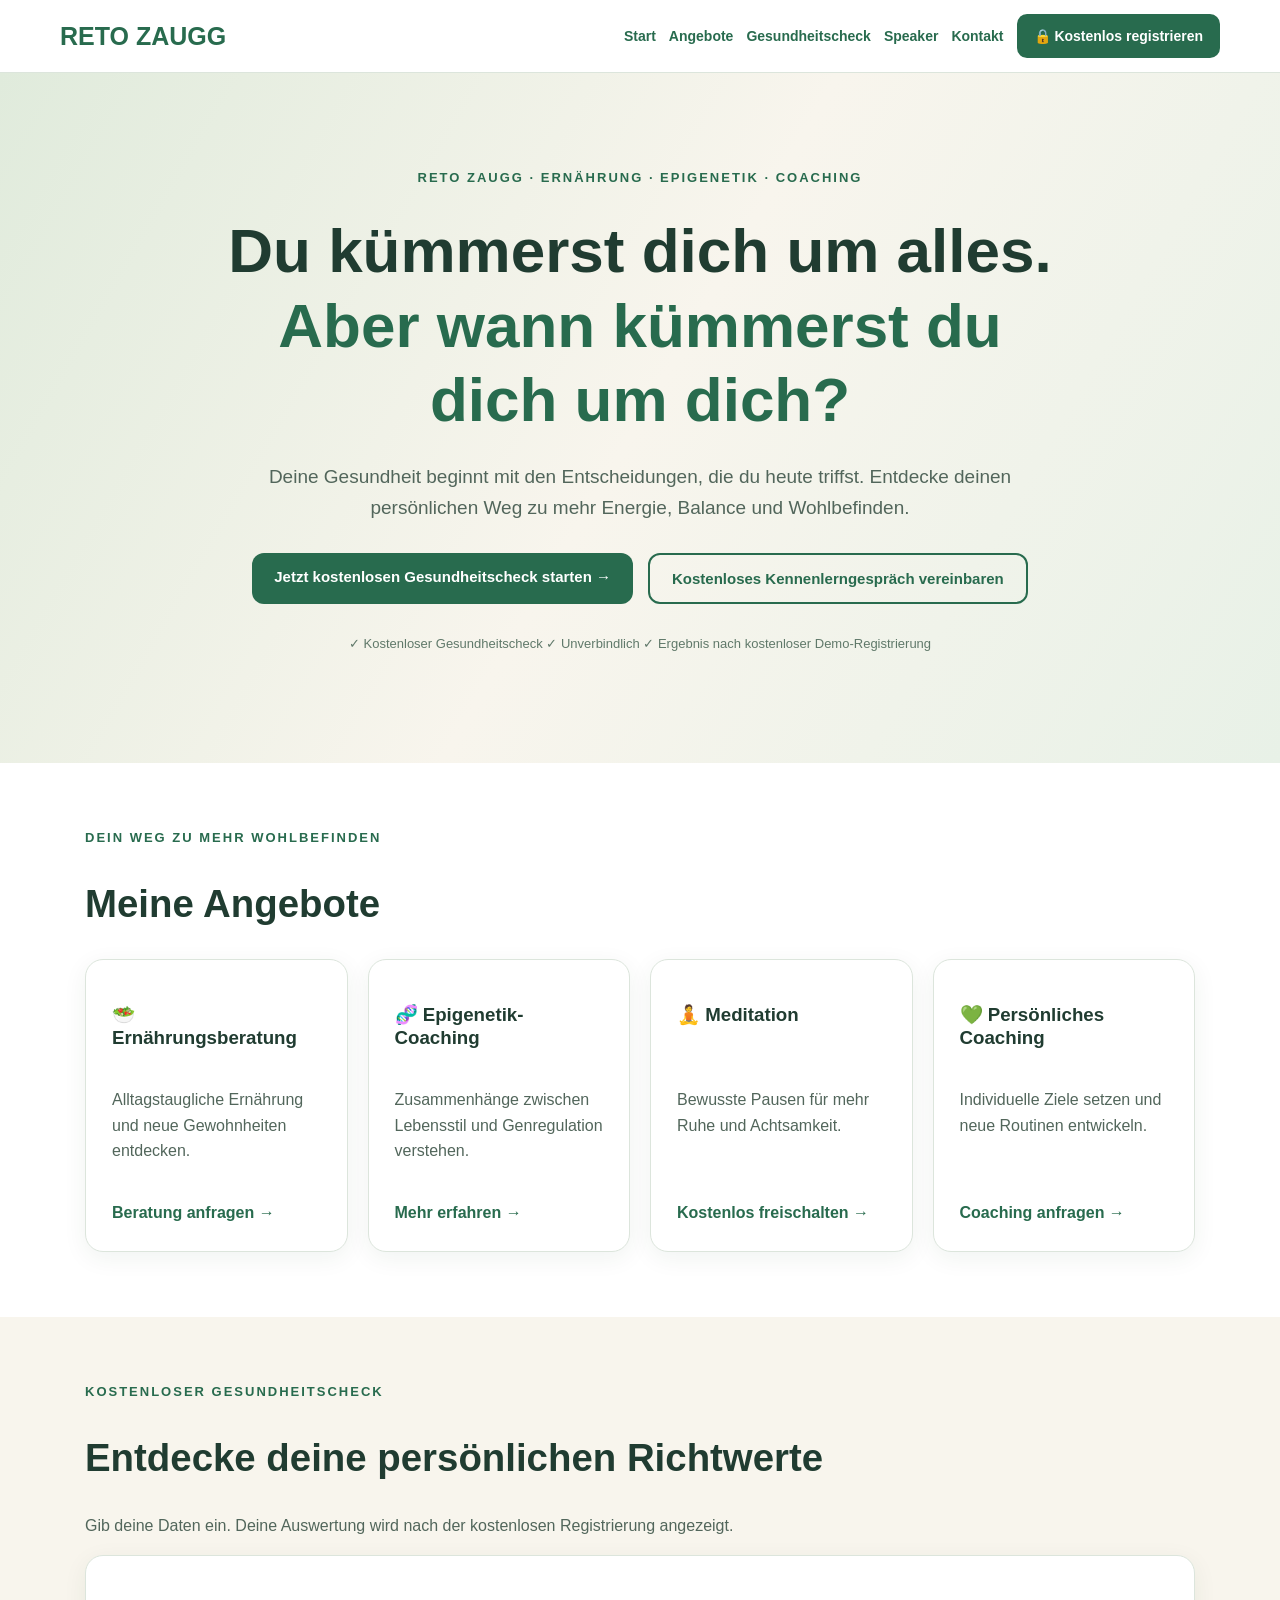
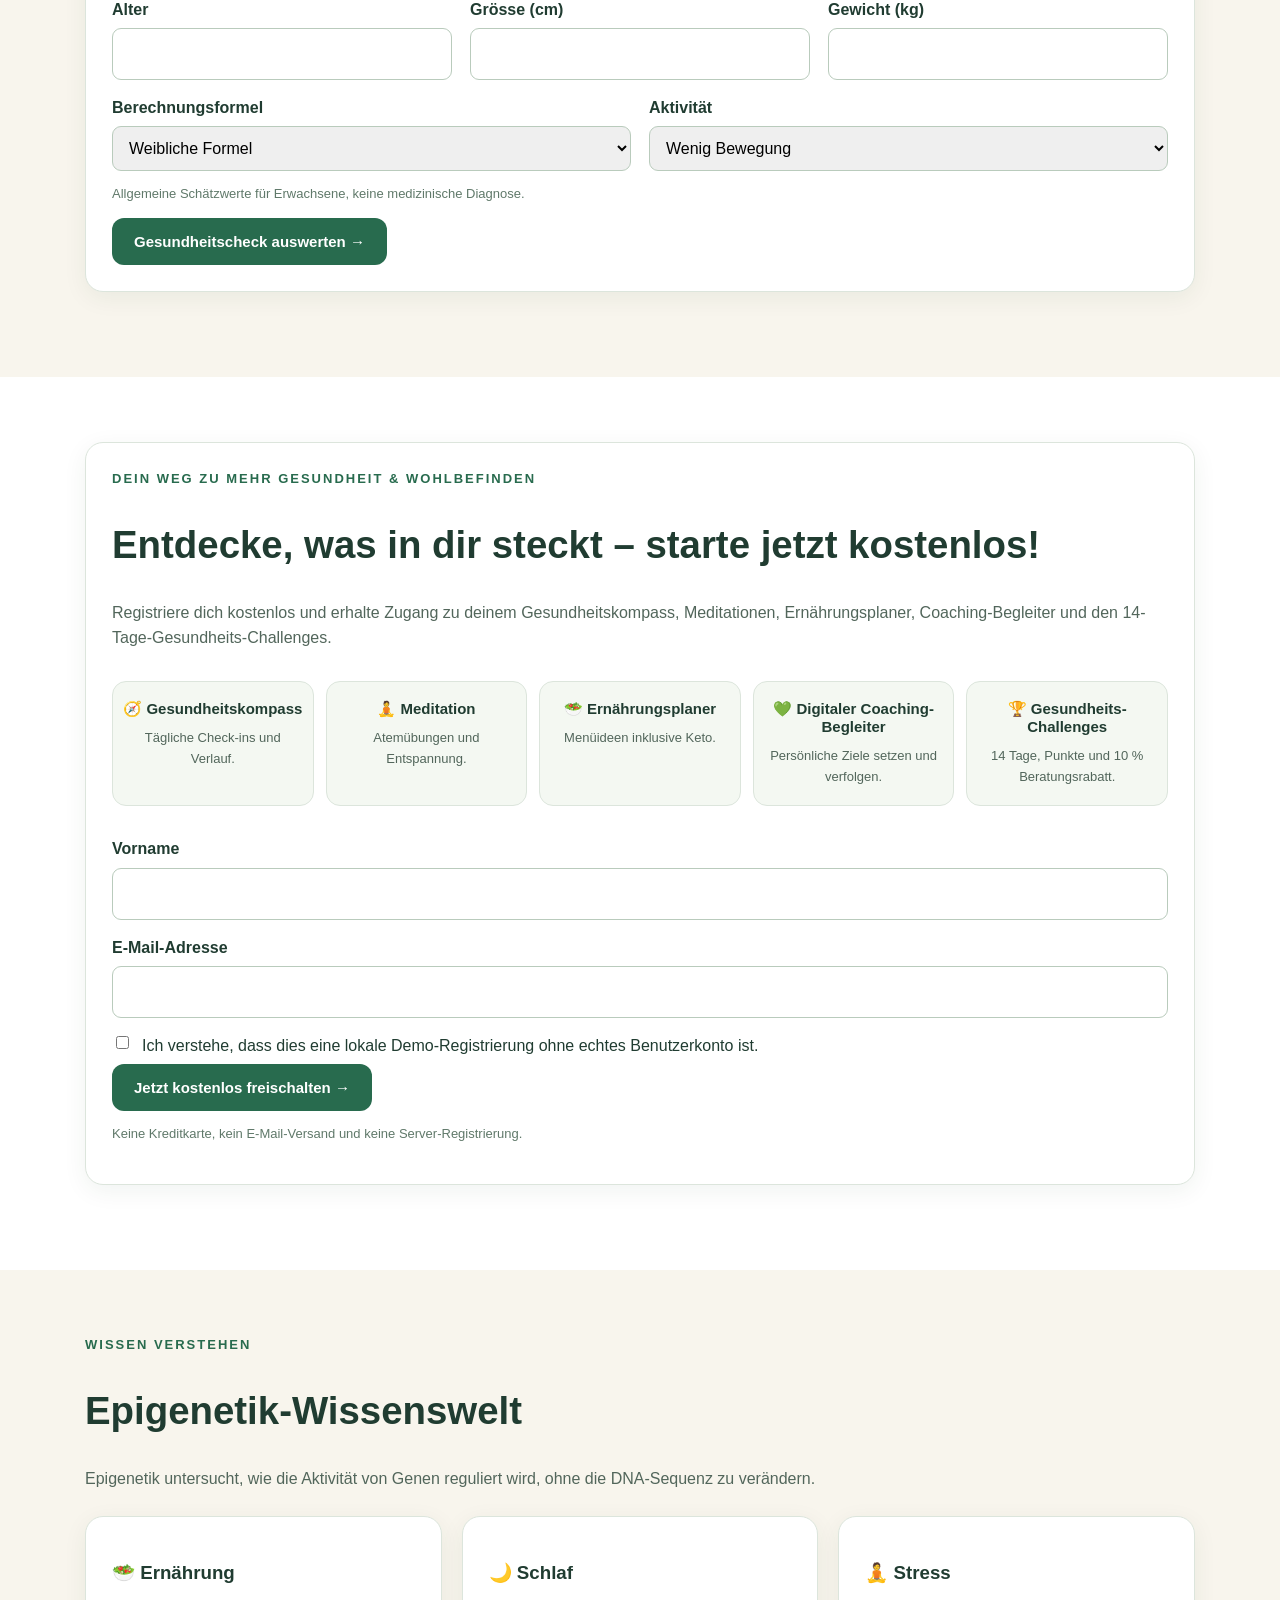
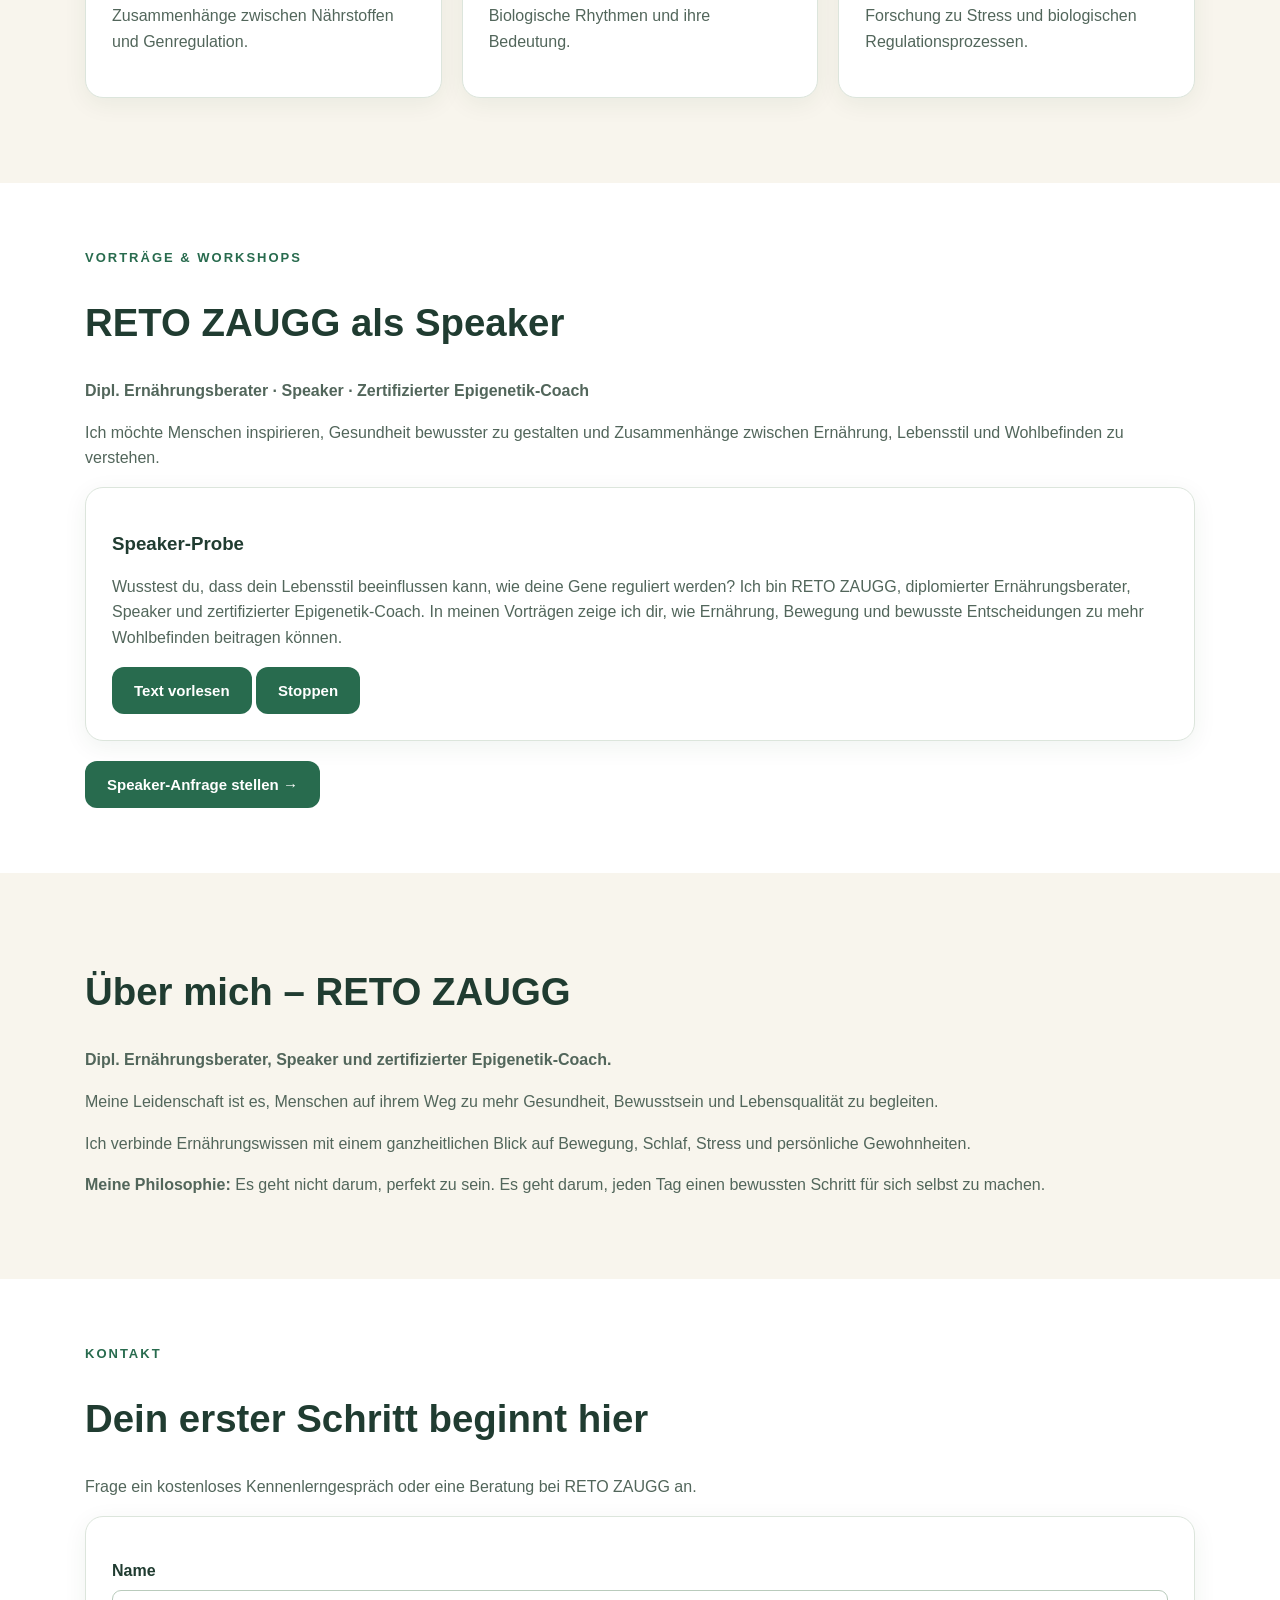
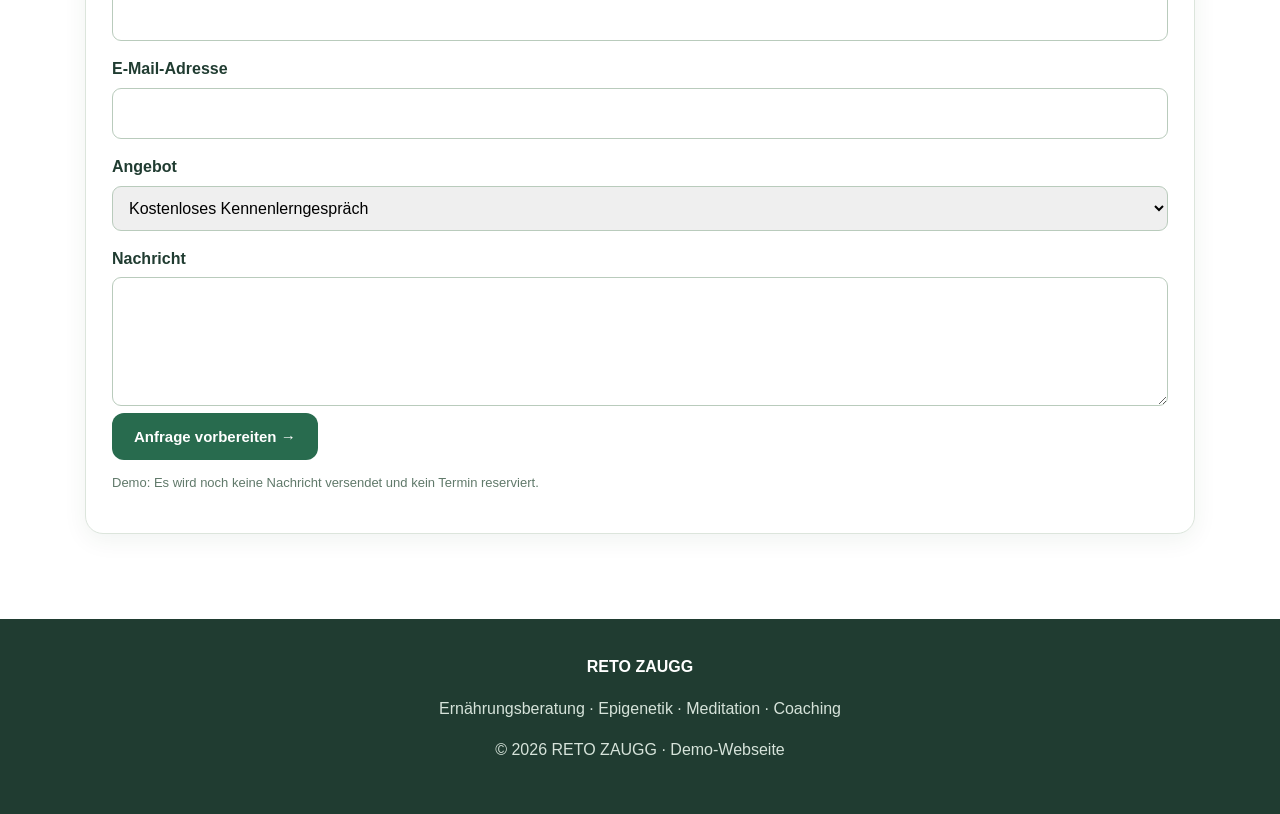
<file: index.html>
<!DOCTYPE html>
<html lang="de-CH">
<head>
<meta charset="UTF-8">
<meta name="viewport" content="width=device-width, initial-scale=1">

<title>RETO ZAUGG | Ernährung, Epigenetik & Coaching</title>
<meta name="description" content="RETO ZAUGG – Ernährungsberatung, Epigenetik-Coaching, Meditation, Gesundheitskompass und 14-Tage-Gesundheits-Challenges.">

<style>
:root {
  --green:#286b4e;
  --dark:#203c31;
  --cream:#f8f5ed;
  --sage:#e0ebdc;
  --text:#52665b;
  --line:#dce5dc;
}

* {box-sizing:border-box}
html {scroll-behavior:smooth}

body {
  margin:0;
  font-family:Arial,Helvetica,sans-serif;
  color:var(--dark);
  line-height:1.6;
}

a {color:var(--green)}
p {color:var(--text)}
h1,h2,h3 {line-height:1.2}
h2 {font-size:clamp(27px,3vw,40px)}
section {scroll-margin-top:135px}
.hidden {display:none!important}

header {
  position:sticky;
  top:0;
  z-index:20;
  background:#fffffff2;
  border-bottom:1px solid var(--line);
}

nav {
  max-width:1200px;
  margin:auto;
  padding:14px 20px;
  display:flex;
  align-items:center;
  justify-content:space-between;
  gap:20px;
}

.logo {
  font-size:25px;
  font-weight:900;
  text-decoration:none;
  white-space:nowrap;
}

.navlinks {
  display:flex;
  flex-wrap:wrap;
  align-items:center;
  gap:13px;
}

.navlinks a {
  text-decoration:none;
  font-size:14px;
  font-weight:700;
}

.member-button {
  background:var(--green);
  color:white!important;
  border-radius:10px;
  padding:11px 17px;
}

.container {
  max-width:1150px;
  margin:auto;
  padding:65px 20px;
}

.soft {background:var(--cream)}

.eyebrow {
  font-size:13px;
  font-weight:800;
  letter-spacing:2px;
  color:var(--green);
}

.hero {
  padding:95px 25px;
  text-align:center;
  background:linear-gradient(120deg,#e0ebdc,#f8f5ed,#e8f1e7);
}

.hero-inner {max-width:850px;margin:auto}

.hero h1 {
  font-size:clamp(35px,5vw,62px);
  margin:25px 0;
}

.hero h1 span {
  display:block;
  color:var(--green);
}

.hero p {font-size:19px}

.buttons {
  display:flex;
  justify-content:center;
  flex-wrap:wrap;
  gap:15px;
  margin:30px 0;
}

.btn,button {
  display:inline-block;
  background:var(--green);
  color:white;
  padding:15px 22px;
  border:0;
  border-radius:12px;
  font:700 15px Arial,sans-serif;
  cursor:pointer;
  text-decoration:none;
}

.btn:hover,button:hover {background:#1d503a}

.btn-outline {
  background:transparent;
  color:var(--green);
  border:2px solid var(--green);
}

.btn-outline:hover {
  background:var(--sage);
  color:var(--green);
}

button:disabled {
  opacity:.5;
  cursor:not-allowed;
}

.grid {
  display:grid;
  grid-template-columns:repeat(auto-fit,minmax(240px,1fr));
  gap:20px;
  margin-top:25px;
}

.card {
  background:white;
  border:1px solid var(--line);
  padding:26px;
  border-radius:18px;
  margin-bottom:20px;
  box-shadow:0 6px 24px #173b2610;
}

.angebote-grid {align-items:stretch}

.angebot-card {
  display:flex;
  flex-direction:column;
  height:100%;
  margin-bottom:0;
}

.angebot-card h3 {min-height:48px}

.angebot-card a {
  margin-top:auto;
  padding-top:20px;
  font-weight:700;
  text-decoration:none;
}

.angebot-card a:hover {text-decoration:underline}

label {
  display:block;
  font-weight:700;
  margin:15px 0 6px;
}

input,select,textarea {
  width:100%;
  padding:12px;
  font:inherit;
  border:1px solid #b9cbbc;
  border-radius:9px;
}

input[type=range] {padding:0}
input[type=checkbox] {width:auto}

.check {
  display:flex;
  gap:10px;
  align-items:flex-start;
  font-weight:400;
}

.row {
  display:flex;
  gap:18px;
  flex-wrap:wrap;
}

.row>div {
  flex:1;
  min-width:180px;
}

.result {
  background:var(--sage);
  padding:22px;
  border-radius:14px;
  margin:20px 0;
}

.small {
  font-size:13px!important;
  color:#60796a;
}

.bar {
  height:14px;
  background:#dce7de;
  border-radius:20px;
  overflow:hidden;
}

.bar-fill {
  height:100%;
  width:0;
  background:var(--green);
  transition:width .3s;
}

.notice {
  background:#edf5ec;
  padding:20px;
  border-left:4px solid var(--green);
}

.member-features {
  display:grid;
  grid-template-columns:repeat(5,minmax(0,1fr));
  gap:12px;
  margin:30px 0;
}

.member-feature {
  text-align:center;
  background:#f4f8f2;
  border:1px solid var(--line);
  border-radius:14px;
  padding:18px 10px;
  min-width:0;
}

.member-feature h3 {
  font-size:15px;
  margin:0 0 10px;
  overflow-wrap:anywhere;
}

.member-feature p {
  font-size:13px;
  margin:0;
}

/* 14-TAGE-CHALLENGES */

.challenge-stats {
  display:grid;
  grid-template-columns:repeat(3,minmax(0,1fr));
  gap:12px;
  margin:20px 0;
}

.stat {
  background:#f4f8f2;
  border:1px solid var(--line);
  border-radius:12px;
  padding:18px 10px;
  text-align:center;
}

.stat strong {
  display:block;
  font-size:26px;
  color:var(--green);
}

.stat span {
  font-size:13px;
  color:var(--text);
}

.challenge-days {
  display:grid;
  grid-template-columns:repeat(7,minmax(0,1fr));
  gap:8px;
  margin:20px 0;
}

.challenge-day {
  aspect-ratio:1;
  display:flex;
  align-items:center;
  justify-content:center;
  background:#edf1ec;
  border:1px solid var(--line);
  border-radius:9px;
  font-weight:700;
  font-size:13px;
}

.challenge-day.done {
  background:var(--green);
  color:white;
}

.challenge-day.current {
  border:2px solid var(--green);
}

.awards {
  display:grid;
  grid-template-columns:repeat(3,minmax(0,1fr));
  gap:12px;
}

.award {
  text-align:center;
  padding:18px 10px;
  background:#f4f8f2;
  border-radius:12px;
  border:1px solid var(--line);
  opacity:.45;
}

.award.unlocked {opacity:1}
.award strong {display:block}
.award span {font-size:13px;color:var(--text)}

.reward {
  border:2px dashed var(--green);
  background:#f4f8f2;
  border-radius:18px;
  padding:28px;
  margin:22px 0;
  text-align:center;
}

.reward h3 {
  font-size:25px;
  margin:10px 0;
}

.reward-percent {
  font-size:clamp(40px,7vw,65px);
  font-weight:900;
  color:var(--green);
  line-height:1.2;
}

.reward-code {
  display:inline-block;
  padding:12px 25px;
  background:white;
  border:2px solid var(--green);
  border-radius:10px;
  font-size:24px;
  font-weight:900;
  letter-spacing:3px;
  margin:15px 0;
}

footer {
  background:var(--dark);
  padding:35px 20px;
  text-align:center;
  color:white;
}

footer p {color:#d6e3da}

@media(max-width:900px) {
  .member-features {
    grid-template-columns:repeat(2,minmax(0,1fr));
  }
}

@media(max-width:800px) {
  nav {
    flex-direction:column;
    align-items:flex-start;
  }

  .navlinks {gap:10px}
  .hero {padding:65px 20px}
  .hero p {font-size:16px}
  .container {padding:45px 18px}
  .buttons {flex-direction:column}
  .buttons .btn {width:100%}
}

@media(max-width:500px) {
  .member-features {grid-template-columns:1fr}
  .challenge-days {grid-template-columns:repeat(7,minmax(0,1fr))}
  .challenge-stats {gap:6px}
  .stat strong {font-size:20px}
  .awards {grid-template-columns:1fr}
  .reward {padding:20px 12px}
  .reward-code {font-size:20px}
}
</style>
</head>

<body>

<header>
<nav>
  <a href="#start" class="logo">RETO ZAUGG</a>

  <div class="navlinks">
    <a href="#start">Start</a>
    <a href="#angebote">Angebote</a>
    <a href="#rechner">Gesundheitscheck</a>

    <a href="#kompass" class="member-nav hidden">Gesundheitskompass</a>
    <a href="#meditation" class="member-nav hidden">Meditation</a>
    <a href="#ernaehrung" class="member-nav hidden">Ernährung</a>
    <a href="#coaching" class="member-nav hidden">Coaching</a>
    <a href="#challenges" class="member-nav hidden">Challenges</a>

    <a href="#speaker">Speaker</a>
    <a href="#buchung">Kontakt</a>

    <a href="#mitgliedschaft" id="memberNavButton" class="member-button">
      🔒 Kostenlos registrieren
    </a>
  </div>
</nav>
</header>

<main>

<!-- STARTSEITE -->

<section id="start" class="hero">
  <div class="hero-inner">

    <div class="eyebrow">
      RETO ZAUGG · ERNÄHRUNG · EPIGENETIK · COACHING
    </div>

    <h1>
      Du kümmerst dich um alles.
      <span>Aber wann kümmerst du dich um dich?</span>
    </h1>

    <p>
      Deine Gesundheit beginnt mit den Entscheidungen,
      die du heute triffst. Entdecke deinen persönlichen
      Weg zu mehr Energie, Balance und Wohlbefinden.
    </p>

    <div class="buttons">
      <a href="#rechner" class="btn">
        Jetzt kostenlosen Gesundheitscheck starten →
      </a>

      <a href="#buchung" class="btn btn-outline">
        Kostenloses Kennenlerngespräch vereinbaren
      </a>
    </div>

    <p class="small">
      ✓ Kostenloser Gesundheitscheck
      ✓ Unverbindlich
      ✓ Ergebnis nach kostenloser Demo-Registrierung
    </p>

  </div>
</section>

<!-- ANGEBOTE -->

<section id="angebote" class="container">

  <div class="eyebrow">DEIN WEG ZU MEHR WOHLBEFINDEN</div>
  <h2>Meine Angebote</h2>

  <div class="grid angebote-grid">

    <article class="card angebot-card">
      <h3>🥗 Ernährungsberatung</h3>
      <p>Alltagstaugliche Ernährung und neue Gewohnheiten entdecken.</p>
      <a href="#buchung">Beratung anfragen →</a>
    </article>

    <article class="card angebot-card">
      <h3>🧬 Epigenetik-Coaching</h3>
      <p>Zusammenhänge zwischen Lebensstil und Genregulation verstehen.</p>
      <a href="#epigenetik">Mehr erfahren →</a>
    </article>

    <article class="card angebot-card">
      <h3>🧘 Meditation</h3>
      <p>Bewusste Pausen für mehr Ruhe und Achtsamkeit.</p>
      <a href="#mitgliedschaft">Kostenlos freischalten →</a>
    </article>

    <article class="card angebot-card">
      <h3>💚 Persönliches Coaching</h3>
      <p>Individuelle Ziele setzen und neue Routinen entwickeln.</p>
      <a href="#buchung">Coaching anfragen →</a>
    </article>

  </div>
</section>

<!-- GESUNDHEITSCHECK -->

<section id="rechner" class="soft">
<div class="container">

  <div class="eyebrow">KOSTENLOSER GESUNDHEITSCHECK</div>
  <h2>Entdecke deine persönlichen Richtwerte</h2>

  <p>
    Gib deine Daten ein. Deine Auswertung wird
    nach der kostenlosen Registrierung angezeigt.
  </p>

  <form id="healthForm" class="card">

    <div class="row">
      <div>
        <label for="age">Alter</label>
        <input id="age" type="number" min="18" max="120" required>
      </div>

      <div>
        <label for="height">Grösse (cm)</label>
        <input id="height" type="number" min="100" max="250" required>
      </div>

      <div>
        <label for="weight">Gewicht (kg)</label>
        <input id="weight" type="number" min="25" max="350" step="0.1" required>
      </div>
    </div>

    <div class="row">
      <div>
        <label for="sex">Berechnungsformel</label>
        <select id="sex">
          <option value="female">Weibliche Formel</option>
          <option value="male">Männliche Formel</option>
        </select>
      </div>

      <div>
        <label for="activity">Aktivität</label>
        <select id="activity">
          <option value="1.2">Wenig Bewegung</option>
          <option value="1.375">Leicht aktiv</option>
          <option value="1.55">Mässig aktiv</option>
          <option value="1.725">Sehr aktiv</option>
        </select>
      </div>
    </div>

    <p class="small">
      Allgemeine Schätzwerte für Erwachsene,
      keine medizinische Diagnose.
    </p>

    <button type="submit">Gesundheitscheck auswerten →</button>
  </form>

  <div id="healthGate" class="notice hidden">
    <h3>🔒 Deine Auswertung ist bereit</h3>
    <p>Registriere dich kostenlos, um dein Ergebnis zu sehen.</p>
    <a href="#mitgliedschaft" class="btn">Jetzt kostenlos registrieren →</a>
  </div>

  <div id="healthResult" class="result hidden" aria-live="polite">
    <h3>Deine persönliche Auswertung</h3>
    <div id="healthValues"></div>
    <a href="#kompass" class="btn">Zu deinem Gesundheitskompass →</a>
  </div>

</div>
</section>

<!-- MITGLIEDERBEREICH -->

<section id="mitgliedschaft" class="container">

  <div id="memberGate" class="card">

    <div class="eyebrow">
      DEIN WEG ZU MEHR GESUNDHEIT &amp; WOHLBEFINDEN
    </div>

    <h2>Entdecke, was in dir steckt – starte jetzt kostenlos!</h2>

    <p>
      Registriere dich kostenlos und erhalte Zugang zu deinem
      Gesundheitskompass, Meditationen, Ernährungsplaner,
      Coaching-Begleiter und den 14-Tage-Gesundheits-Challenges.
    </p>

    <div class="member-features">

      <div class="member-feature">
        <h3>🧭 Gesundheitskompass</h3>
        <p>Tägliche Check-ins und Verlauf.</p>
      </div>

      <div class="member-feature">
        <h3>🧘 Meditation</h3>
        <p>Atemübungen und Entspannung.</p>
      </div>

      <div class="member-feature">
        <h3>🥗 Ernährungsplaner</h3>
        <p>Menüideen inklusive Keto.</p>
      </div>

      <div class="member-feature">
        <h3>💚 Digitaler Coaching-Begleiter</h3>
        <p>Persönliche Ziele setzen und verfolgen.</p>
      </div>

      <div class="member-feature">
        <h3>🏆 Gesundheits-Challenges</h3>
        <p>14 Tage, Punkte und 10 % Beratungsrabatt.</p>
      </div>

    </div>

    <form id="memberForm">

      <label for="memberName">Vorname</label>
      <input id="memberName" maxlength="80" required>

      <label for="memberEmail">E-Mail-Adresse</label>
      <input id="memberEmail" type="email" required>

      <label class="check">
        <input type="checkbox" required>
        Ich verstehe, dass dies eine lokale Demo-Registrierung
        ohne echtes Benutzerkonto ist.
      </label>

      <button type="submit">Jetzt kostenlos freischalten →</button>
    </form>

    <p class="small">
      Keine Kreditkarte, kein E-Mail-Versand und
      keine Server-Registrierung.
    </p>
  </div>

  <div id="memberWelcome" class="result hidden">

    <h2 id="welcomeTitle">Willkommen!</h2>

    <p>Deine Funktionen sind in diesem Browser freigeschaltet.</p>

    <div class="buttons">
      <a href="#kompass" class="btn">🧭 Gesundheitskompass</a>
      <a href="#meditation" class="btn">🧘 Meditation</a>
      <a href="#ernaehrung" class="btn">🥗 Ernährungsplaner</a>
      <a href="#coaching" class="btn">💚 Coaching-Begleiter</a>
      <a href="#challenges" class="btn">🏆 Gesundheits-Challenges</a>
    </div>

    <button type="button" id="logoutButton">
      Demo-Zugang zurücksetzen
    </button>
  </div>

</section>

<!-- GESUNDHEITSKOMPASS -->

<section id="kompass" class="container member-only hidden">

  <div class="eyebrow">DEIN TÄGLICHER BEGLEITER</div>
  <h2>Dein Gesundheitskompass</h2>

  <p>
    Entdecke, wie es dir heute geht. Behalte deine Energie,
    deinen Schlaf, deine Bewegung und dein Wohlbefinden im Blick.
  </p>

  <form id="compassForm" class="card">

    <label for="energy">
      Energie: <output id="energyOut">5</output>/10
    </label>
    <input id="energy" type="range" min="1" max="10" value="5">

    <label for="stress">
      Stress: <output id="stressOut">5</output>/10
    </label>
    <input id="stress" type="range" min="1" max="10" value="5">

    <label for="mood">
      Stimmung: <output id="moodOut">5</output>/10
    </label>
    <input id="mood" type="range" min="1" max="10" value="5">

    <label for="sleep">Schlafdauer (Stunden)</label>
    <input id="sleep" type="number" min="0" max="24" step="0.5" value="7" required>

    <label for="movement">Bewegung (Minuten)</label>
    <input id="movement" type="number" min="0" max="1440" value="20" required>

    <label for="notes">Persönliche Notiz</label>
    <textarea id="notes" rows="3"></textarea>

    <button type="submit">Heutigen Check-in speichern</button>
  </form>

  <div id="dailyTip" class="result hidden" aria-live="polite"></div>

  <div class="card">
    <h3>Dein Verlauf</h3>

    <p id="progressText">Noch keine Check-ins vorhanden.</p>

    <div class="bar">
      <div id="progressBar" class="bar-fill"></div>
    </div>

    <div id="history"></div>

    <button type="button" id="clearCompass">
      Verlauf löschen
    </button>
  </div>

</section>

<!-- MEDITATION -->

<section id="meditation" class="soft member-only hidden">
<div class="container">

  <div class="eyebrow">RETO ZAUGG MITGLIEDERBEREICH</div>
  <h2>Meditation &amp; Achtsamkeit</h2>

  <p>Gönne dir einen bewussten Moment der Ruhe.</p>

  <div class="grid">

    <div class="card">
      <h3>🌿 Ruhiger Atem</h3>
      <p>Eine kurze Atemübung über 60 Sekunden.</p>

      <button type="button" id="breathButton">
        Atemübung starten
      </button>

      <div id="breathText" class="result hidden" aria-live="polite"></div>
    </div>

    <div class="card">
      <h3>🌙 Abendruhe</h3>
      <p>Ein Impuls zum bewussten Abschalten.</p>

      <button type="button" id="eveningButton">
        Abendimpuls anzeigen
      </button>

      <div id="eveningText" class="result hidden"></div>
    </div>

  </div>

</div>
</section>

<!-- ERNÄHRUNGSPLANER -->

<section id="ernaehrung" class="container member-only hidden">

  <div class="eyebrow">RETO ZAUGG MITGLIEDERBEREICH</div>
  <h2>Intelligenter Ernährungsplaner</h2>

  <p>Entdecke Menüideen passend zu deiner Ernährungsform.</p>

  <div class="card">

    <label for="diet">Ernährungsform</label>

    <select id="diet">
      <option value="balanced">Ausgewogen</option>
      <option value="vegetarian">Vegetarisch</option>
      <option value="vegan">Vegan</option>
      <option value="keto">Keto</option>
    </select>

    <button type="button" id="mealButton">
      Menüideen erstellen
    </button>

    <div id="mealResult" class="result hidden"></div>
  </div>

  <p class="small">
    Die Menüideen berücksichtigen keine individuellen
    Allergien oder Erkrankungen.
  </p>

</section>

<!-- COACHING -->

<section id="coaching" class="container member-only hidden">

  <div class="eyebrow">RETO ZAUGG MITGLIEDERBEREICH</div>
  <h2>Digitaler Coaching-Begleiter</h2>

  <p>Setze dir ein persönliches Ziel und verfolge deinen Fortschritt.</p>

  <div class="card">

    <label for="goal">Mein persönliches Ziel</label>

    <input
      id="goal"
      maxlength="300"
      placeholder="z.B. täglich 20 Minuten spazieren"
    >

    <button type="button" id="saveGoal">
      Ziel speichern
    </button>

    <p id="goalDisplay"></p>
  </div>

</section>

<!-- 14-TAGE-CHALLENGES -->

<section id="challenges" class="soft member-only hidden">
<div class="container">

  <div class="eyebrow">RETO ZAUGG MITGLIEDERBEREICH</div>

  <h2>Deine Gesundheits-Challenges</h2>

  <p>
    Stelle dich 14 Tage lang einer neuen Gesundheitsaufgabe,
    sammle Punkte und schalte Auszeichnungen frei.
    Nach erfolgreichem Abschluss erhältst du
    <strong>10 % Rabatt auf deine persönliche Beratung bei RETO ZAUGG.</strong>
  </p>

  <div class="card">

    <div class="challenge-stats">

      <div class="stat">
        <strong id="challengePoints">0</strong>
        <span>Punkte</span>
      </div>

      <div class="stat">
        <strong id="challengeCompleted">0/14</strong>
        <span>Aufgaben</span>
      </div>

      <div class="stat">
        <strong id="challengeAwardCount">0/3</strong>
        <span>Auszeichnungen</span>
      </div>

    </div>

    <h3 id="challengeDayTitle">Tag 1 von 14</h3>

    <div class="result">
      <h3 id="challengeTaskTitle">Deine Tagesaufgabe</h3>
      <p id="challengeTaskDescription"></p>
    </div>

    <p id="challengeProgress"></p>

    <div class="bar">
      <div id="challengeBar" class="bar-fill"></div>
    </div>

    <p></p>

    <button type="button" id="challengeButton">
      ✓ Tagesaufgabe erledigt · +10 Punkte
    </button>

    <p id="challengeMessage" aria-live="polite"></p>
  </div>

  <div class="card">

    <h3>Deine 14 Tage</h3>

    <p class="small">
      Grün = erledigt. Grün umrandet = aktuelle Aufgabe.
    </p>

    <div id="challengeDays" class="challenge-days"></div>
  </div>

  <div class="card">

    <h3>🏅 Deine Auszeichnungen</h3>

    <div class="awards">

      <div id="award5" class="award">
        <div>🥉</div>
        <strong>Bronze</strong>
        <span>5 Aufgaben</span>
      </div>

      <div id="award10" class="award">
        <div>🥈</div>
        <strong>Silber</strong>
        <span>10 Aufgaben</span>
      </div>

      <div id="award14" class="award">
        <div>🥇</div>
        <strong>Gold</strong>
        <span>14 Aufgaben</span>
      </div>

    </div>
  </div>

  <!-- RABATT VOR ABSCHLUSS -->

  <div id="rewardLocked" class="reward">
    <h3>🎁 Deine Belohnung wartet!</h3>

    <div class="reward-percent">10 % Rabatt</div>

    <p>
      Schliesse alle 14 Gesundheits-Challenges ab
      und sichere dir 10 % Rabatt auf eine
      persönliche Beratung bei RETO ZAUGG.
    </p>

    <p id="rewardRemaining"></p>
  </div>

  <!-- RABATT NACH ABSCHLUSS -->

  <div id="rewardUnlocked" class="reward hidden">

    <h3>🎉 Herzlichen Glückwunsch!</h3>

    <p>
      Du hast alle 14 Gesundheits-Challenges
      erfolgreich abgeschlossen.
    </p>

    <div class="reward-percent">10 % Rabatt</div>

    <p>Dein freigeschalteter Rabattcode:</p>

    <div class="reward-code" id="rewardCode">RETO10</div>

    <p>
      Verwende diesen Code bei deiner persönlichen
      Beratungsanfrage.
    </p>

    <button type="button" id="copyReward">
      Rabattcode kopieren
    </button>

    <div class="buttons">
      <a href="#buchung" class="btn" id="rewardBooking">
        Jetzt Beratung mit 10 % Rabatt anfragen →
      </a>
    </div>

    <p class="small">
      Der Rabatt wird bei der Buchung manuell geprüft
      und berücksichtigt.
    </p>
  </div>

</div>
</section>

<!-- EPIGENETIK -->

<section id="epigenetik" class="soft">
<div class="container">

  <div class="eyebrow">WISSEN VERSTEHEN</div>
  <h2>Epigenetik-Wissenswelt</h2>

  <p>
    Epigenetik untersucht, wie die Aktivität von Genen
    reguliert wird, ohne die DNA-Sequenz zu verändern.
  </p>

  <div class="grid">

    <div class="card">
      <h3>🥗 Ernährung</h3>
      <p>Zusammenhänge zwischen Nährstoffen und Genregulation.</p>
    </div>

    <div class="card">
      <h3>🌙 Schlaf</h3>
      <p>Biologische Rhythmen und ihre Bedeutung.</p>
    </div>

    <div class="card">
      <h3>🧘 Stress</h3>
      <p>Forschung zu Stress und biologischen Regulationsprozessen.</p>
    </div>

  </div>

</div>
</section>

<!-- SPEAKER -->

<section id="speaker" class="container">

  <div class="eyebrow">VORTRÄGE &amp; WORKSHOPS</div>

  <h2>RETO ZAUGG als Speaker</h2>

  <p>
    <strong>
      Dipl. Ernährungsberater · Speaker ·
      Zertifizierter Epigenetik-Coach
    </strong>
  </p>

  <p>
    Ich möchte Menschen inspirieren, Gesundheit
    bewusster zu gestalten und Zusammenhänge zwischen
    Ernährung, Lebensstil und Wohlbefinden zu verstehen.
  </p>

  <div class="card">

    <h3>Speaker-Probe</h3>

    <p id="speakerText">
      Wusstest du, dass dein Lebensstil beeinflussen kann,
      wie deine Gene reguliert werden?

      Ich bin RETO ZAUGG, diplomierter Ernährungsberater,
      Speaker und zertifizierter Epigenetik-Coach.

      In meinen Vorträgen zeige ich dir, wie Ernährung,
      Bewegung und bewusste Entscheidungen zu mehr
      Wohlbefinden beitragen können.
    </p>

    <button type="button" id="speakButton">Text vorlesen</button>
    <button type="button" id="stopSpeak">Stoppen</button>
  </div>

  <a href="#buchung" class="btn">Speaker-Anfrage stellen →</a>

</section>

<!-- ÜBER MICH -->

<section id="ueber" class="soft">
<div class="container">

  <h2>Über mich – RETO ZAUGG</h2>

  <p>
    <strong>
      Dipl. Ernährungsberater, Speaker und
      zertifizierter Epigenetik-Coach.
    </strong>
  </p>

  <p>
    Meine Leidenschaft ist es, Menschen auf ihrem Weg
    zu mehr Gesundheit, Bewusstsein und Lebensqualität
    zu begleiten.
  </p>

  <p>
    Ich verbinde Ernährungswissen mit einem ganzheitlichen
    Blick auf Bewegung, Schlaf, Stress und persönliche Gewohnheiten.
  </p>

  <p>
    <strong>Meine Philosophie:</strong>
    Es geht nicht darum, perfekt zu sein.
    Es geht darum, jeden Tag einen bewussten
    Schritt für sich selbst zu machen.
  </p>

</div>
</section>

<!-- KONTAKT -->

<section id="buchung" class="container">

  <div class="eyebrow">KONTAKT</div>

  <h2>Dein erster Schritt beginnt hier</h2>

  <p>
    Frage ein kostenloses Kennenlerngespräch
    oder eine Beratung bei RETO ZAUGG an.
  </p>

  <form id="bookingForm" class="card">

    <label for="bookName">Name</label>
    <input id="bookName" required>

    <label for="bookEmail">E-Mail-Adresse</label>
    <input id="bookEmail" type="email" required>

    <label for="bookService">Angebot</label>

    <select id="bookService">
      <option>Kostenloses Kennenlerngespräch</option>
      <option>Ernährungsberatung</option>
      <option>Epigenetik-Coaching</option>
      <option>Persönliches Coaching</option>
      <option>Speaker-Anfrage</option>
    </select>

    <label for="bookMessage">Nachricht</label>
    <textarea id="bookMessage" rows="4"></textarea>

    <div id="bookingDiscount" class="notice hidden">
      <strong>🎁 Dein 10-%-Rabatt ist freigeschaltet!</strong>
      <p>
        Rabattcode RETO10 wird deiner
        persönlichen Beratungsanfrage hinzugefügt.
      </p>
    </div>

    <button type="submit">Anfrage vorbereiten →</button>

    <p class="small">
      Demo: Es wird noch keine Nachricht versendet
      und kein Termin reserviert.
    </p>
  </form>

  <div id="bookingResult" class="result hidden">

    <h3>Deine vorbereitete Anfrage</h3>

    <textarea id="bookingCopy" rows="9" readonly></textarea>

    <button type="button" id="copyBooking">
      Anfrage kopieren
    </button>
  </div>

</section>

</main>

<footer>
  <strong>RETO ZAUGG</strong>

  <p>
    Ernährungsberatung · Epigenetik ·
    Meditation · Coaching
  </p>

  <p>
    © <span id="year"></span>
    RETO ZAUGG · Demo-Webseite
  </p>
</footer>

<script>
"use strict";

const $ = id => document.getElementById(id);

/*
  Gleicher Speicherschlüssel wie bisher.
  Bestehende lokale Einträge bleiben erhalten.
*/
const KEY = "reto_demo_v3_";

const CHALLENGE_TOTAL = 14;
const REWARD_CODE = "RETO10";

const protectedIds = [
  "kompass",
  "meditation",
  "ernaehrung",
  "coaching",
  "challenges"
];

function read(key, fallback) {
  try {
    const value = localStorage.getItem(KEY + key);
    return value === null ? fallback : JSON.parse(value);
  } catch {
    return fallback;
  }
}

function save(key, value) {
  try {
    localStorage.setItem(KEY + key, JSON.stringify(value));
    return true;
  } catch {
    alert("Die lokale Speicherung ist nicht verfügbar.");
    return false;
  }
}

function today() {
  const d = new Date();

  return [
    d.getFullYear(),
    String(d.getMonth() + 1).padStart(2, "0"),
    String(d.getDate()).padStart(2, "0")
  ].join("-");
}

function isMember() {
  return read("registered", false) === true;
}

function setText(id, value) {
  $(id).textContent = value;
}

function getChallengeDays() {
  const stored = read("challengeDays", []);

  if (!Array.isArray(stored)) return [];

  return [...new Set(
    stored.filter(value =>
      typeof value === "string" &&
      /^\d{4}-\d{2}-\d{2}$/.test(value)
    )
  )].sort();
}

function challengeCount() {
  return Math.min(getChallengeDays().length, CHALLENGE_TOTAL);
}

function rewardUnlocked() {
  return isMember() && challengeCount() >= CHALLENGE_TOTAL;
}

function discountEligibleService() {
  return [
    "Ernährungsberatung",
    "Epigenetik-Coaching",
    "Persönliches Coaching"
  ].includes($("bookService").value);
}

function updateBookingDiscount() {
  $("bookingDiscount").classList.toggle(
    "hidden",
    !(rewardUnlocked() && discountEligibleService())
  );
}

/* MITGLIEDERBEREICH */

function updateMemberAccess() {
  const member = isMember();

  document.querySelectorAll(".member-only").forEach(el => {
    el.classList.toggle("hidden", !member);
  });

  document.querySelectorAll(".member-nav").forEach(el => {
    el.classList.toggle("hidden", !member);
  });

  $("memberGate").classList.toggle("hidden", member);
  $("memberWelcome").classList.toggle("hidden", !member);

  $("memberNavButton").textContent = member
    ? "💚 Mein Konto"
    : "🔒 Kostenlos registrieren";

  const name = read("memberName", "");

  setText(
    "welcomeTitle",
    name ? "Willkommen, " + name + "!" : "Willkommen!"
  );

  updateBookingDiscount();
}

function guardNavigation() {
  const id = decodeURIComponent(location.hash.slice(1));

  if (protectedIds.includes(id) && !isMember()) {
    history.replaceState(null, "", "#mitgliedschaft");
    $("mitgliedschaft").scrollIntoView({ behavior:"smooth" });
  }
}

window.addEventListener("hashchange", guardNavigation);

let pendingHealth = null;

$("memberForm").addEventListener("submit", e => {
  e.preventDefault();

  if (!e.currentTarget.reportValidity()) return;

  const name = $("memberName").value.trim();
  if (!name) return;

  if (!save("registered", true)) return;

  save("memberName", name);
  updateMemberAccess();
  renderChallenge();

  if (pendingHealth) {
    $("healthGate").classList.add("hidden");
    showHealth(pendingHealth);
  } else {
    $("mitgliedschaft").scrollIntoView({ behavior:"smooth" });
  }
});

$("logoutButton").addEventListener("click", () => {
  localStorage.removeItem(KEY + "registered");
  localStorage.removeItem(KEY + "memberName");

  pendingHealth = null;

  $("healthResult").classList.add("hidden");

  updateMemberAccess();
  renderChallenge();

  history.replaceState(null, "", "#mitgliedschaft");
  $("mitgliedschaft").scrollIntoView({ behavior:"smooth" });
});

/* GESUNDHEITSCHECK */

function calculateHealth() {
  const age = Number($("age").value);
  const height = Number($("height").value);
  const weight = Number($("weight").value);
  const factor = Number($("activity").value);

  if (
    age < 18 || age > 120 ||
    height < 100 || height > 250 ||
    weight < 25 || weight > 350
  ) {
    alert("Bitte überprüfe deine Angaben.");
    return null;
  }

  const bmi = weight / Math.pow(height / 100, 2);

  const base =
    10 * weight +
    6.25 * height -
    5 * age +
    ($("sex").value === "male" ? 5 : -161);

  return {
    bmi:bmi.toFixed(1),
    calories:Math.round(base * factor),
    water:Math.round(weight * 30)
  };
}

function showHealth(result) {
  if (!result || !isMember()) return;

  const box = $("healthValues");
  box.replaceChildren();

  [
    ["BMI",result.bmi],
    ["Geschätzter Energiebedarf",result.calories + " kcal/Tag"],
    ["Grobe Flüssigkeitsorientierung",result.water + " ml/Tag"]
  ].forEach(([label,value]) => {
    const p = document.createElement("p");
    const strong = document.createElement("strong");

    strong.textContent = label + ": ";

    p.append(strong,document.createTextNode(value));
    box.appendChild(p);
  });

  const note = document.createElement("p");
  note.className = "small";

  note.textContent =
    "Die Werte sind allgemeine Schätzungen und keine Diagnose. " +
    "Der tatsächliche Bedarf kann abweichen.";

  box.appendChild(note);

  $("healthGate").classList.add("hidden");
  $("healthResult").classList.remove("hidden");
  $("healthResult").scrollIntoView({ behavior:"smooth" });
}

$("healthForm").addEventListener("submit", e => {
  e.preventDefault();

  pendingHealth = calculateHealth();
  if (!pendingHealth) return;

  $("healthResult").classList.add("hidden");

  if (isMember()) {
    showHealth(pendingHealth);
  } else {
    $("healthGate").classList.remove("hidden");
    $("healthGate").scrollIntoView({ behavior:"smooth" });
  }
});

/* GESUNDHEITSKOMPASS */

["energy","stress","mood"].forEach(id => {
  $(id).addEventListener("input", () => {
    setText(id + "Out",$(id).value);
  });
});

function renderHistory() {
  const stored = read("checkins", []);
  const entries = Array.isArray(stored) ? stored : [];
  const box = $("history");

  box.replaceChildren();

  setText(
    "progressText",
    entries.length + " gespeicherte Tages-Check-ins"
  );

  $("progressBar").style.width =
    Math.min(100,entries.length / 30 * 100) + "%";

  entries.slice(-10).reverse().forEach(entry => {
    const p = document.createElement("p");

    p.textContent =
      entry.date +
      " · Energie " + entry.energy + "/10" +
      " · Stress " + entry.stress + "/10" +
      " · Stimmung " + entry.mood + "/10";

    box.appendChild(p);
  });
}

$("compassForm").addEventListener("submit", e => {
  e.preventDefault();

  if (!isMember()) return;

  const entry = {
    date:today(),
    energy:Number($("energy").value),
    stress:Number($("stress").value),
    mood:Number($("mood").value),
    sleep:Number($("sleep").value),
    movement:Number($("movement").value),
    notes:$("notes").value
  };

  if (
    entry.sleep < 0 || entry.sleep > 24 ||
    entry.movement < 0 || entry.movement > 1440
  ) {
    alert("Bitte überprüfe Schlaf und Bewegung.");
    return;
  }

  const stored = read("checkins", []);
  const entries = Array.isArray(stored) ? stored : [];

  const index = entries.findIndex(x => x.date === entry.date);

  if (index >= 0) {
    entries[index] = entry;
  } else {
    entries.push(entry);
  }

  entries.sort((a,b) => a.date.localeCompare(b.date));

  if (!save("checkins",entries)) return;

  let tip =
    "Achte heute auf regelmässige Pausen und ausgewogene Mahlzeiten.";

  if (entry.stress >= 7) {
    tip =
      "Dein Stresswert ist hoch. Eine kurze Atemübung könnte dir guttun.";
  } else if (entry.sleep < 6) {
    tip =
      "Du hast wenig geschlafen. Plane heute bewusst Erholung ein.";
  } else if (entry.energy <= 4) {
    tip =
      "Deine Energie ist niedrig. Vielleicht tut dir ein ruhiger Spaziergang gut.";
  } else if (entry.movement < 15) {
    tip =
      "Vielleicht findest du heute Zeit für etwas leichte Bewegung.";
  }

  setText("dailyTip","Dein Tagesimpuls: " + tip);
  $("dailyTip").classList.remove("hidden");

  renderHistory();
});

$("clearCompass").addEventListener("click", () => {
  if (confirm("Alle lokalen Gesundheitskompass-Einträge löschen?")) {
    localStorage.removeItem(KEY + "checkins");
    $("dailyTip").classList.add("hidden");
    renderHistory();
  }
});

/* ERNÄHRUNGSPLANER */

const meals = {
  balanced:[
    "Frühstück: Haferflocken mit Beeren und Joghurt",
    "Mittag: Quinoa mit Gemüse und Poulet oder Tofu",
    "Abend: Ofengemüse mit Kartoffeln und Kräuterquark"
  ],
  vegetarian:[
    "Frühstück: Naturjoghurt mit Früchten und Nüssen",
    "Mittag: Linsen-Bowl mit Gemüse",
    "Abend: Gemüse-Frittata mit Salat"
  ],
  vegan:[
    "Frühstück: Porridge mit Pflanzendrink",
    "Mittag: Kichererbsen-Bowl",
    "Abend: Tofu mit Gemüse und Vollkornreis"
  ],
  keto:[
    "Frühstück: Omelett mit Avocado",
    "Mittag: Salat mit Ei, Oliven und Feta",
    "Abend: Lachs mit Broccoli und Olivenöl"
  ]
};

$("mealButton").addEventListener("click", () => {
  if (!isMember()) return;

  const box = $("mealResult");
  box.replaceChildren();

  const ul = document.createElement("ul");

  meals[$("diet").value].forEach(meal => {
    const li = document.createElement("li");
    li.textContent = meal;
    ul.appendChild(li);
  });

  box.appendChild(ul);
  box.classList.remove("hidden");
});

/* MEDITATION */

let breathTimer = null;

$("breathButton").addEventListener("click", () => {
  if (!isMember()) return;

  if (breathTimer) clearInterval(breathTimer);

  let seconds = 0;
  const total = 60;
  const box = $("breathText");

  box.classList.remove("hidden");

  function update() {
    if (seconds >= total) {
      box.textContent =
        "Die Übung ist beendet. Nimm dir einen Moment Zeit.";

      clearInterval(breathTimer);
      breathTimer = null;
      return;
    }

    box.textContent =
      (seconds % 10 < 4 ? "Atme ruhig ein" : "Atme langsam aus") +
      " · Noch " + (total - seconds) + " Sekunden";

    seconds++;
  }

  update();
  breathTimer = setInterval(update,1000);
});

$("eveningButton").addEventListener("click", () => {
  if (!isMember()) return;

  setText(
    "eveningText",
    "Lass den Tag langsam ausklingen. Lege dein Handy beiseite, " +
    "atme ruhig und denke an einen schönen Moment des Tages."
  );

  $("eveningText").classList.remove("hidden");
});

/* COACHING */

$("saveGoal").addEventListener("click", () => {
  if (!isMember()) return;

  const goal = $("goal").value.trim();

  if (goal && save("goal",goal)) {
    setText("goalDisplay","Dein Ziel: " + goal);
  }
});

const savedGoal = read("goal","");

if (savedGoal) {
  $("goal").value = savedGoal;
  setText("goalDisplay","Dein Ziel: " + savedGoal);
}

/* 14-TAGE-GESUNDHEITS-CHALLENGES */

const challengeTasks = [
  [
    "Bewusst Wasser trinken",
    "Trinke heute regelmässig Wasser und achte auf dein Durstgefühl."
  ],
  [
    "20 Minuten spazieren",
    "Gehe heute mindestens 20 Minuten an die frische Luft."
  ],
  [
    "Gemüse entdecken",
    "Baue heute drei unterschiedliche Gemüsesorten in deine Mahlzeiten ein."
  ],
  [
    "5 Minuten Atemübung",
    "Nimm dir fünf Minuten Zeit für ruhiges, bewusstes Atmen."
  ],
  [
    "Zuckerarme Getränke",
    "Wähle heute möglichst Wasser oder ungesüssten Tee statt Süssgetränken."
  ],
  [
    "Bewusst frühstücken",
    "Nimm dir Zeit für ein ausgewogenes Frühstück."
  ],
  [
    "30 Minuten Bewegung",
    "Bewege dich heute insgesamt 30 Minuten, angepasst an deine Möglichkeiten."
  ],
  [
    "Digital Detox",
    "Verbringe heute 30 Minuten bewusst ohne Handy."
  ],
  [
    "Gesunde Fette",
    "Integriere heute beispielsweise Nüsse, Olivenöl oder Avocado."
  ],
  [
    "Dankbarkeit",
    "Schreibe drei Dinge auf, für die du dankbar bist."
  ],
  [
    "Frisches Essen",
    "Bereite heute eine Mahlzeit mit möglichst frischen Zutaten zu."
  ],
  [
    "Schlafroutine",
    "Plane heute eine ruhige Abendroutine und eine regelmässige Schlafenszeit."
  ],
  [
    "Treppen statt Lift",
    "Nutze heute, wenn es für dich möglich ist, die Treppe."
  ],
  [
    "14 Tage reflektieren",
    "Überlege, welche neuen Gewohnheiten du langfristig beibehalten möchtest."
  ]
];

function renderChallenge() {
  const days = getChallengeDays();
  const count = challengeCount();

  setText("challengePoints",count * 10);
  setText("challengeCompleted",count + "/14");
  setText(
    "challengeProgress",
    count + " von 14 Aufgaben erledigt"
  );

  $("challengeBar").style.width =
    (count / CHALLENGE_TOTAL * 100) + "%";

  const awardCount =
    (count >= 5 ? 1 : 0) +
    (count >= 10 ? 1 : 0) +
    (count >= 14 ? 1 : 0);

  setText("challengeAwardCount",awardCount + "/3");

  $("award5").classList.toggle("unlocked",count >= 5);
  $("award10").classList.toggle("unlocked",count >= 10);
  $("award14").classList.toggle("unlocked",count >= 14);

  const dayGrid = $("challengeDays");
  dayGrid.replaceChildren();

  for (let i = 1; i <= CHALLENGE_TOTAL; i++) {
    const cell = document.createElement("div");

    cell.className = "challenge-day";
    cell.textContent = i;

    if (i <= count) {
      cell.classList.add("done");
    } else if (i === count + 1) {
      cell.classList.add("current");
    }

    cell.setAttribute(
      "aria-label",
      "Tag " + i + (i <= count ? " erledigt" : " offen")
    );

    dayGrid.appendChild(cell);
  }

  $("rewardLocked").classList.toggle("hidden",count >= 14);
  $("rewardUnlocked").classList.toggle("hidden",count < 14);

  setText(
    "rewardRemaining",
    count >= 14
      ? ""
      : "Noch " + (14 - count) +
        " Aufgaben bis zu deinem 10-%-Rabatt."
  );

  if (count >= 14) {
    setText(
      "challengeDayTitle",
      "🎉 Alle 14 Challenges abgeschlossen!"
    );

    setText(
      "challengeTaskTitle",
      "Herzlichen Glückwunsch!"
    );

    setText(
      "challengeTaskDescription",
      "Du hast alle 14 Aufgaben abgeschlossen, " +
      "140 Punkte gesammelt und deinen 10-%-Rabatt freigeschaltet."
    );

    $("challengeButton").disabled = true;

    setText(
      "challengeMessage",
      "🥇 Gold-Auszeichnung und Rabattcode RETO10 freigeschaltet!"
    );

    updateBookingDiscount();
    return;
  }

  const completedToday = days.includes(today());

  /*
    Nach einem heutigen Abschluss bleibt die erledigte
    Aufgabe sichtbar. Die nächste Aufgabe erscheint morgen.
  */
  const taskIndex = completedToday
    ? Math.max(0,count - 1)
    : count;

  const task = challengeTasks[taskIndex];

  setText(
    "challengeDayTitle",
    "Tag " + (taskIndex + 1) + " von 14"
  );

  setText("challengeTaskTitle",task[0]);
  setText("challengeTaskDescription",task[1]);

  $("challengeButton").disabled = completedToday;

  setText(
    "challengeMessage",
    completedToday
      ? "✓ Deine heutige Aufgabe ist erledigt. Morgen geht es weiter!"
      : "Erledige die Aufgabe und sammle 10 Punkte."
  );

  updateBookingDiscount();
}

$("challengeButton").addEventListener("click", () => {
  if (!isMember()) return;

  const days = getChallengeDays();

  if (!days.includes(today()) && days.length < CHALLENGE_TOTAL) {
    days.push(today());

    if (!save("challengeDays",days)) return;
  }

  renderChallenge();
});

/* RABATTCODE */

$("copyReward").addEventListener("click",async () => {
  if (!rewardUnlocked()) return;

  try {
    await navigator.clipboard.writeText(REWARD_CODE);
    alert("Rabattcode RETO10 kopiert.");
  } catch {
    alert("Dein Rabattcode lautet RETO10.");
  }
});

$("rewardBooking").addEventListener("click",() => {
  if (!rewardUnlocked()) return;

  $("bookService").value = "Ernährungsberatung";
  updateBookingDiscount();
});

$("bookService").addEventListener("change",updateBookingDiscount);

/* SPEAKER */

$("speakButton").addEventListener("click",() => {
  if (!("speechSynthesis" in window)) {
    alert("Dein Browser unterstützt keine Sprachausgabe.");
    return;
  }

  speechSynthesis.cancel();

  const speech = new SpeechSynthesisUtterance(
    $("speakerText").textContent
  );

  speech.lang = "de-CH";
  speech.rate = 0.95;

  speechSynthesis.speak(speech);
});

$("stopSpeak").addEventListener("click",() => {
  if ("speechSynthesis" in window) {
    speechSynthesis.cancel();
  }
});

/* BERATUNGSANFRAGE */

$("bookingForm").addEventListener("submit",e => {
  e.preventDefault();

  const hasDiscount =
    rewardUnlocked() && discountEligibleService();

  const discountText = hasDiscount
    ? "\n\nCHALLENGE-BELOHNUNG:\n" +
      "14 Gesundheits-Challenges abgeschlossen.\n" +
      "Rabattcode: " + REWARD_CODE + "\n" +
      "Beantragter Rabatt: 10 % auf persönliche Beratung.\n" +
      "Bitte Berechtigung bei der Buchung prüfen."
    : "";

  const request =
    "Anfrage an RETO ZAUGG\n\n" +
    "Name: " + $("bookName").value.trim() + "\n" +
    "E-Mail: " + $("bookEmail").value.trim() + "\n" +
    "Angebot: " + $("bookService").value + "\n\n" +
    "Nachricht:\n" + $("bookMessage").value.trim() +
    discountText;

  $("bookingCopy").value = request;
  $("bookingResult").classList.remove("hidden");

  $("bookingResult").scrollIntoView({ behavior:"smooth" });
});

$("copyBooking").addEventListener("click",async () => {
  try {
    await navigator.clipboard.writeText(
      $("bookingCopy").value
    );

    alert("Anfrage kopiert.");
  } catch {
    $("bookingCopy").focus();
    $("bookingCopy").select();

    alert("Bitte den markierten Text kopieren.");
  }
});

/* INITIALISIERUNG */

$("year").textContent = new Date().getFullYear();

updateMemberAccess();
renderHistory();
renderChallenge();

setTimeout(guardNavigation,100);

</script>

</body>
</html>
</file>
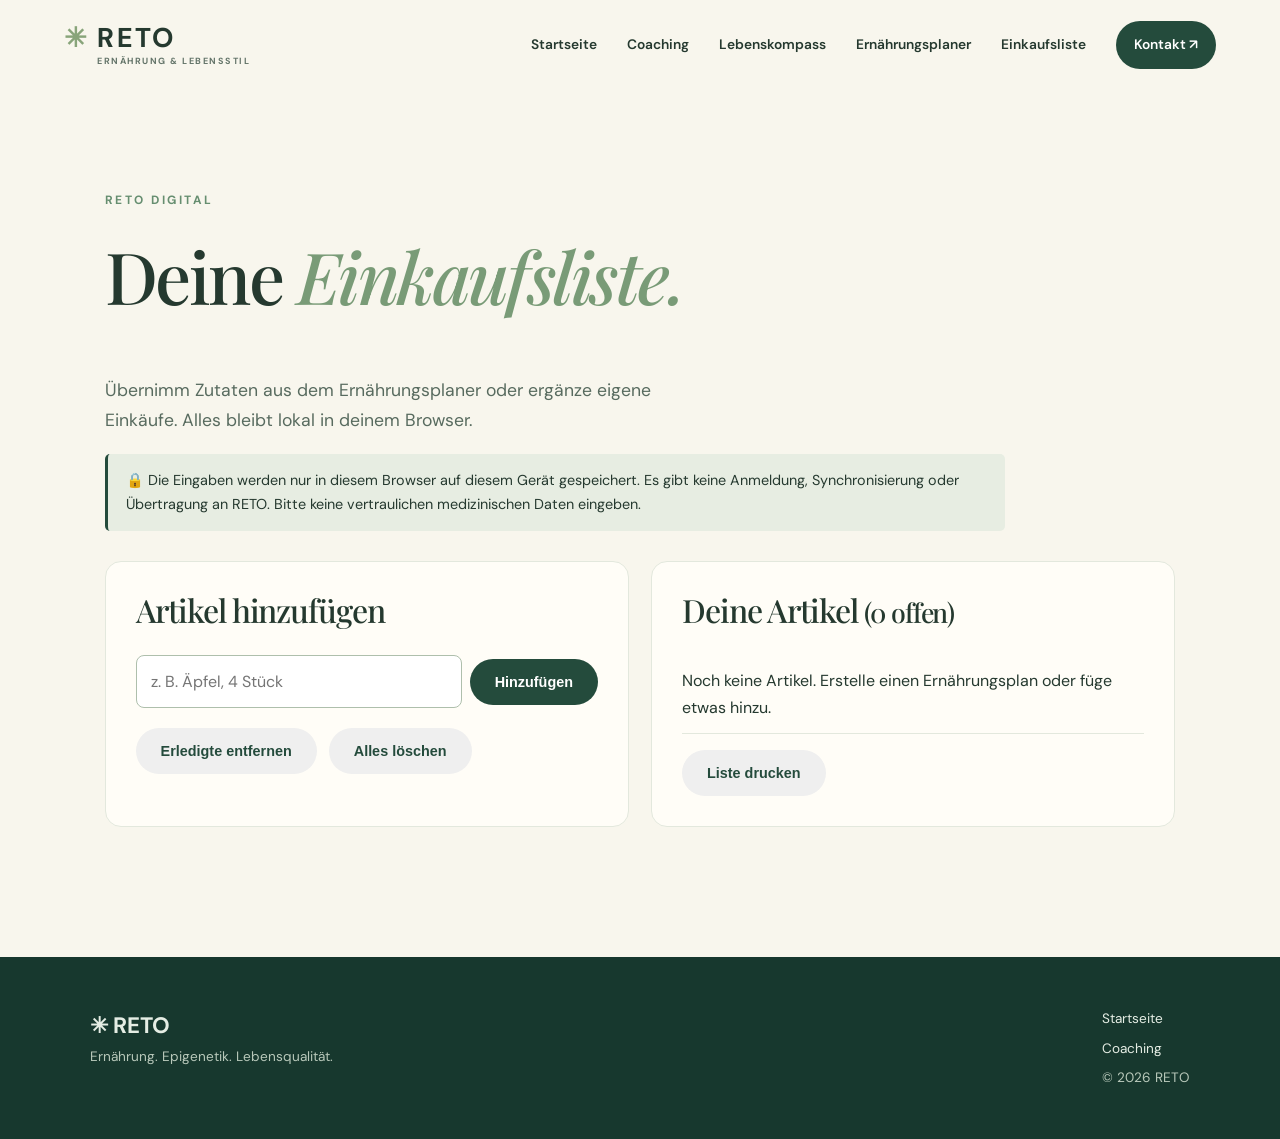
<file: einkaufsliste.html>
<!DOCTYPE html>
<html lang="de-CH"><head><meta charset="utf-8"/><meta content="width=device-width,initial-scale=1" name="viewport"/><meta content="#244b3c" name="theme-color"/><meta content="RETO – Ernährung, Epigenetik und persönliche Lifestyle-Werkzeuge" name="description"/><link href="style.css" rel="stylesheet"/><title>Einkaufsliste | RETO</title></head><body><header class="header"><a class="brand" href="index.html"><span class="brandmark">✳</span> RETO<span class="brand-sub">ERNÄHRUNG &amp; LEBENSSTIL</span></a><button aria-controls="nav" aria-expanded="false" class="menu-toggle">Menü ☰</button><nav aria-label="Hauptnavigation" id="nav"><a href="index.html">Startseite</a><a href="epigenetik.html">Coaching</a><a href="lebenskompass.html">Lebenskompass</a><a href="ernaehrungsplaner.html">Ernährungsplaner</a><a href="einkaufsliste.html">Einkaufsliste</a><a class="nav-cta" href="mailto:info@reto-ernaehrungsberatung.ch">Kontakt ↗</a></nav></header><main><section class="section tool-page"><p class="eyebrow">RETO DIGITAL</p><h1>Deine <em>Einkaufsliste.</em></h1><p class="lead">Übernimm Zutaten aus dem Ernährungsplaner oder ergänze eigene Einkäufe. Alles bleibt lokal in deinem Browser.</p><p class="privacy-note">🔒 Die Eingaben werden nur in diesem Browser auf diesem Gerät gespeichert. Es gibt keine Anmeldung, Synchronisierung oder Übertragung an RETO. Bitte keine vertraulichen medizinischen Daten eingeben.</p><div class="tool-layout"><div class="tool-card"><h2>Artikel hinzufügen</h2><form class="inline-form" id="shopping-form"><label class="sr-only" for="shopping-input">Artikel</label><input id="shopping-input" maxlength="100" placeholder="z. B. Äpfel, 4 Stück" required=""/><button class="btn primary" type="submit">Hinzufügen</button></form><div class="actions"><button class="btn outline" id="shopping-clear-done" type="button">Erledigte entfernen</button><button class="btn outline" id="shopping-clear-all" type="button">Alles löschen</button></div></div><div class="tool-card"><h2>Deine Artikel <small id="shopping-count"></small></h2><ul class="shopping-items" id="shopping-items"></ul><button class="btn outline" id="shopping-print" type="button">Liste drucken</button></div></div></section></main><footer><div><strong>✳ RETO</strong><p>Ernährung. Epigenetik. Lebensqualität.</p></div><div><a href="index.html">Startseite</a><a href="epigenetik.html">Coaching</a><span>© <span id="year"></span> RETO</span></div></footer><script src="script.js"></script><script src="tools.js"></script></body></html>
</file>
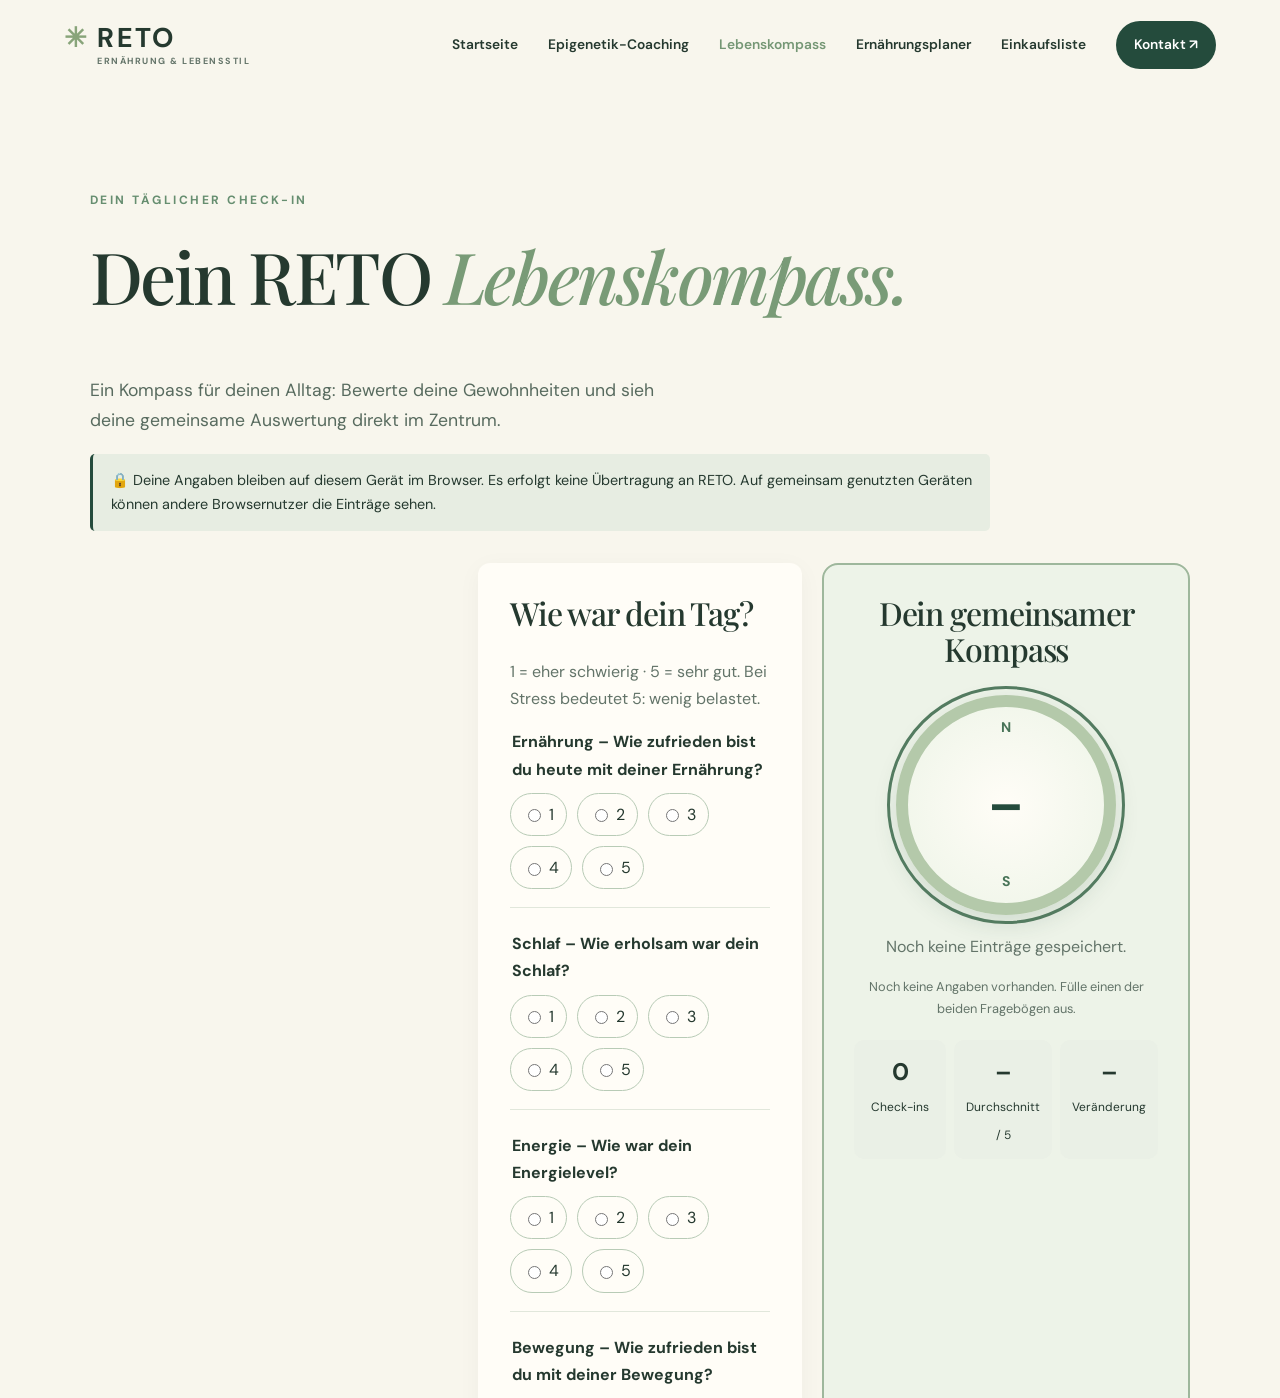
<file: epigenetik-kompass.html>
<!doctype html><html lang="de-CH"><head><meta charset="utf-8"><meta name="viewport" content="width=device-width,initial-scale=1"><meta http-equiv="refresh" content="0;url=lebenskompass.html#epigenetik-bereich"><title>RETO Lebenskompass</title></head><body><p>Diese Funktion ist jetzt Teil des <a href="lebenskompass.html#epigenetik-bereich">RETO Lebenskompasses</a>.</p></body></html>
</file>
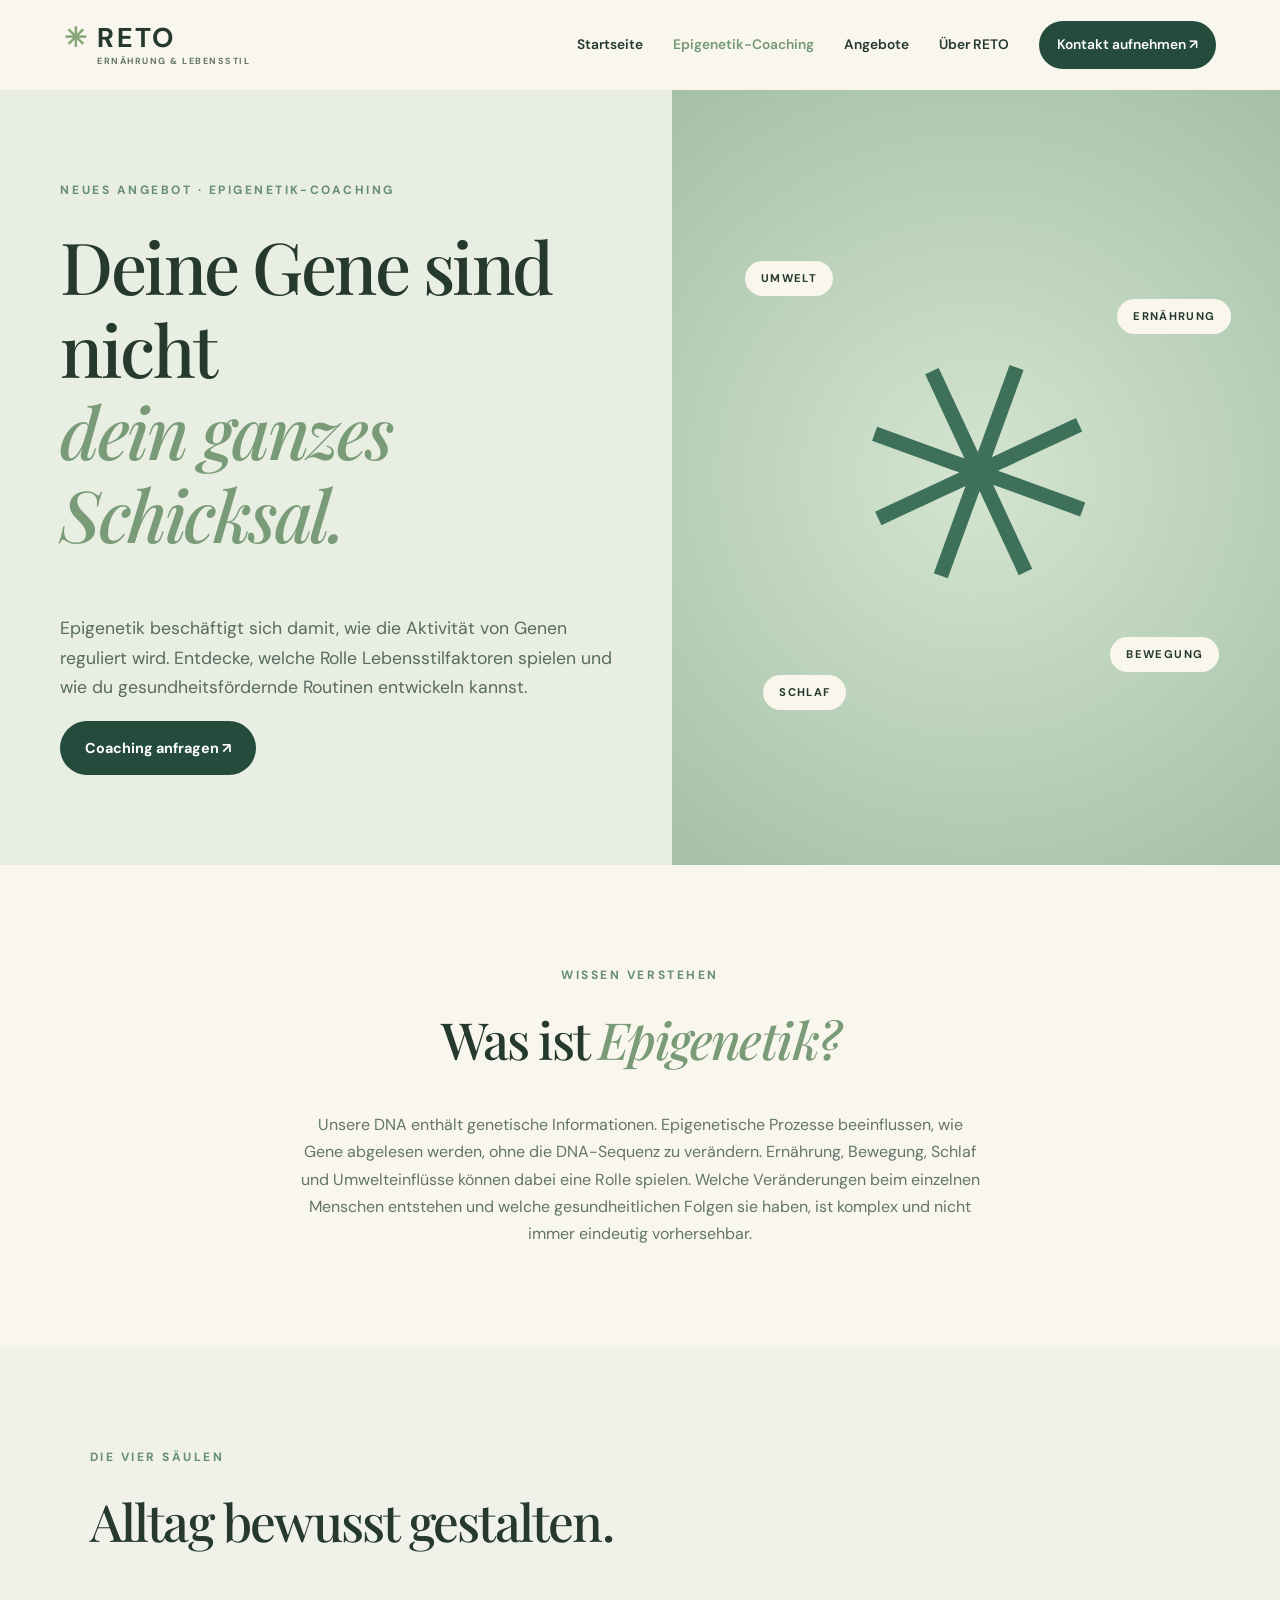
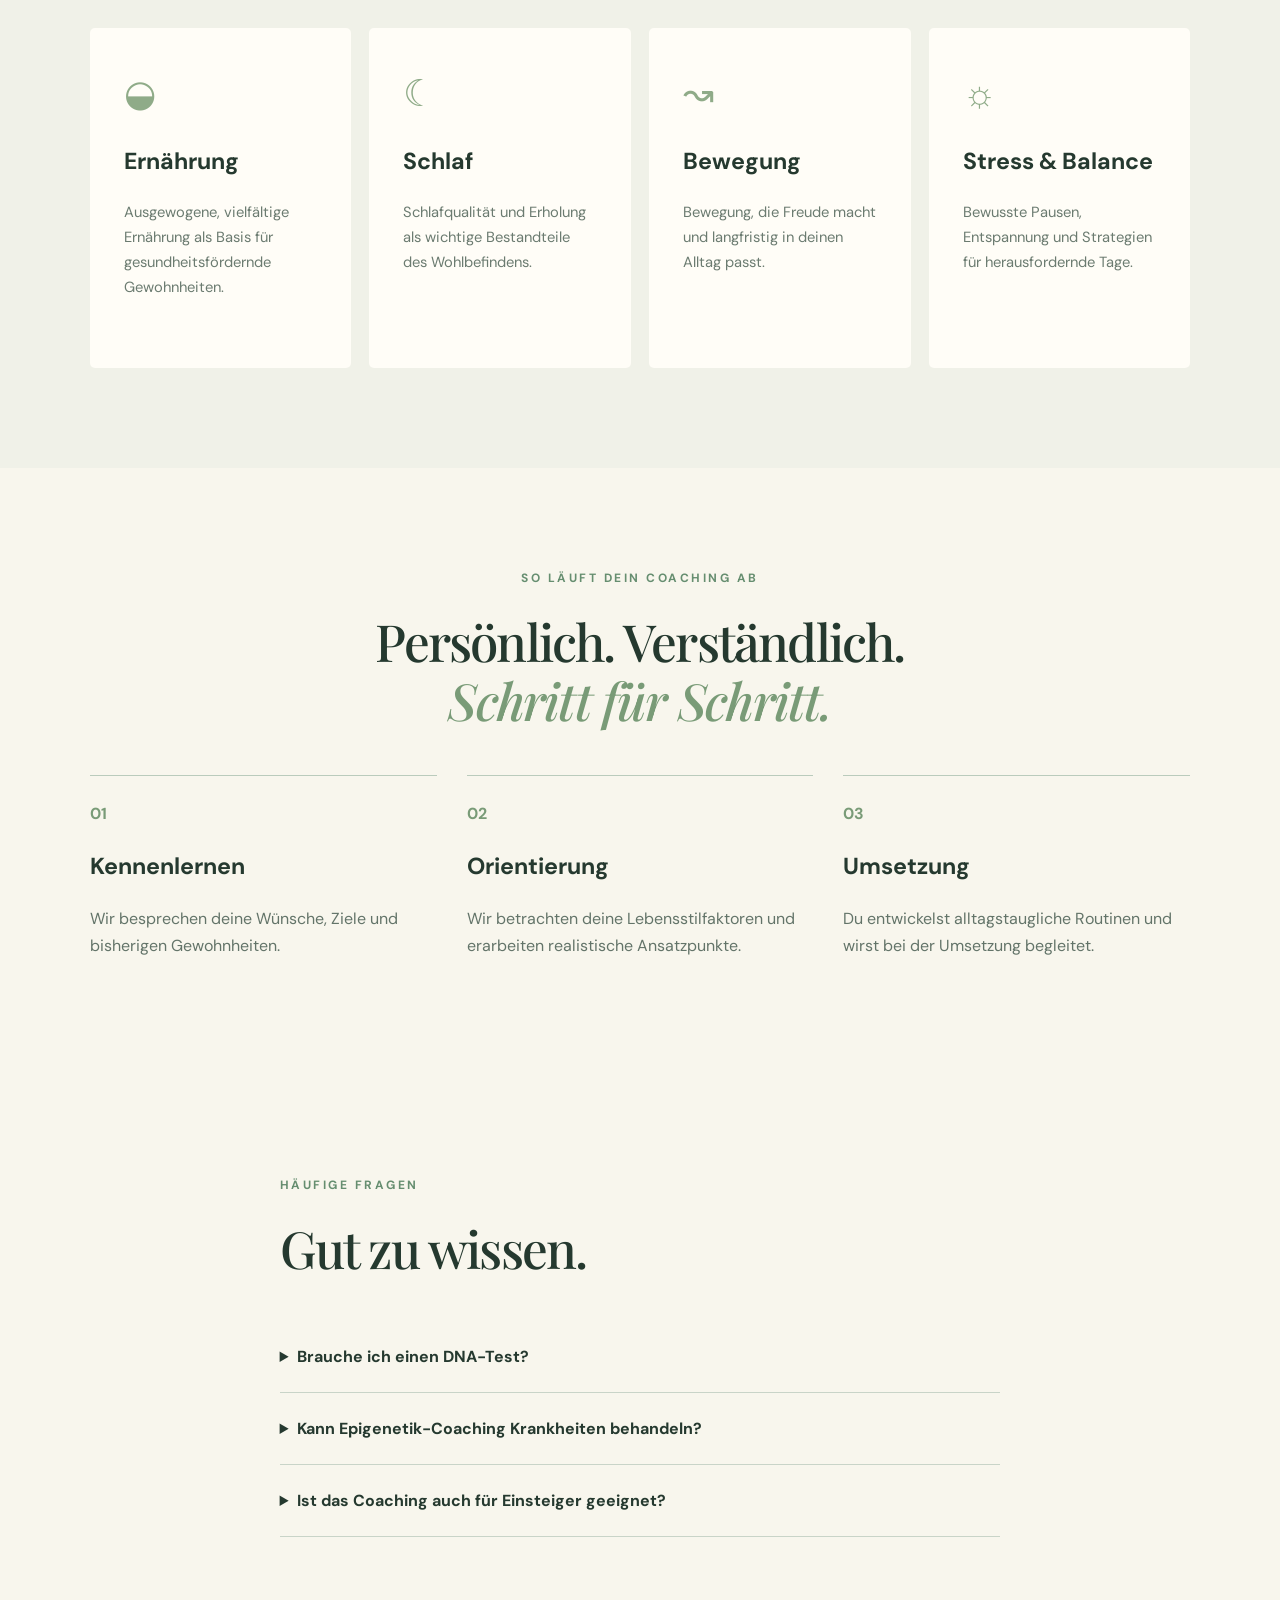
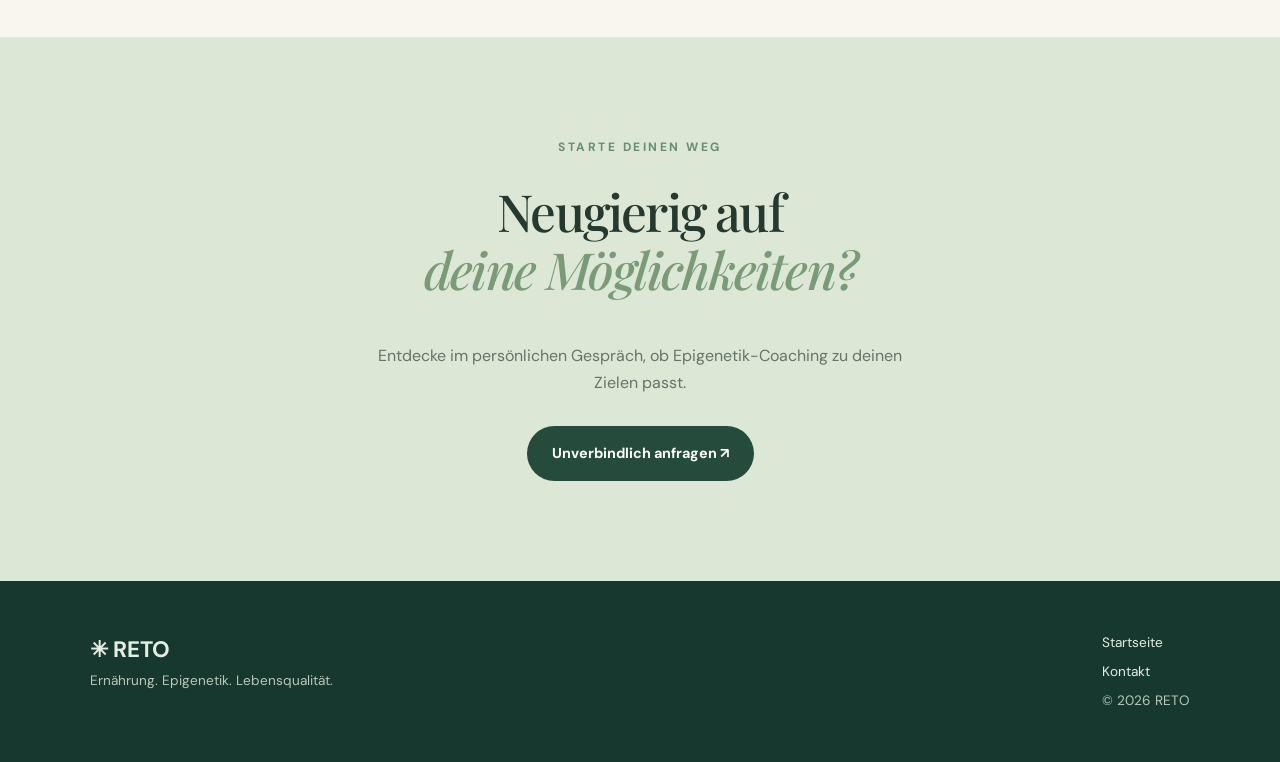
<file: epigenetik.html>
<!DOCTYPE html>
<html lang="de-CH"><head><meta charset="utf-8"/><meta content="width=device-width,initial-scale=1" name="viewport"/><meta content="Epigenetik-Coaching bei RETO: Ernährung, Schlaf, Bewegung und Stress bewusst gestalten. Erfahre mehr über das Coaching-Angebot." name="description"/><title>Epigenetik-Coaching | RETO</title><link href="style.css" rel="stylesheet"/></head><body><header class="header"><a class="brand" href="index.html"><span class="brandmark">✳</span> RETO<span class="brand-sub">ERNÄHRUNG &amp; LEBENSSTIL</span></a><button aria-controls="nav" aria-expanded="false" class="menu-toggle">Menü ☰</button><nav aria-label="Hauptnavigation" id="nav"><a href="index.html">Startseite</a><a class="active" href="epigenetik.html">Epigenetik-Coaching</a><a href="index.html#angebote">Angebote</a><a href="index.html#ueber">Über RETO</a><a class="nav-cta" href="mailto:info@reto-ernaehrungsberatung.ch?subject=Epigenetik-Coaching%20Anfrage">Kontakt aufnehmen ↗</a></nav></header><main><section class="subhero"><div><p class="eyebrow">NEUES ANGEBOT · EPIGENETIK-COACHING</p><h1>Deine Gene sind nicht<br/><em>dein ganzes Schicksal.</em></h1><p class="lead">Epigenetik beschäftigt sich damit, wie die Aktivität von Genen reguliert wird. Entdecke, welche Rolle Lebensstilfaktoren spielen und wie du gesundheitsfördernde Routinen entwickeln kannst.</p><a class="btn primary" href="mailto:info@reto-ernaehrungsberatung.ch?subject=Erstgespr%C3%A4ch%20Epigenetik-Coaching">Coaching anfragen ↗</a></div><div aria-label="Abstrakte Darstellung von Epigenetik" class="dna-art" role="img"><div class="dna-symbol">✳</div><span>UMWELT</span><span>ERNÄHRUNG</span><span>SCHLAF</span><span>BEWEGUNG</span></div></section><section class="section intro"><p class="eyebrow">WISSEN VERSTEHEN</p><h2>Was ist <em>Epigenetik?</em></h2><p>Unsere DNA enthält genetische Informationen. Epigenetische Prozesse beeinflussen, wie Gene abgelesen werden, ohne die DNA-Sequenz zu verändern. Ernährung, Bewegung, Schlaf und Umwelteinflüsse können dabei eine Rolle spielen. Welche Veränderungen beim einzelnen Menschen entstehen und welche gesundheitlichen Folgen sie haben, ist komplex und nicht immer eindeutig vorhersehbar.</p></section><section class="section offerings"><div class="section-head"><div><p class="eyebrow">DIE VIER SÄULEN</p><h2>Alltag bewusst gestalten.</h2></div></div><div class="cards four"><article class="service-card"><div class="card-icon">◒</div><h3>Ernährung</h3><p>Ausgewogene, vielfältige Ernährung als Basis für gesundheitsfördernde Gewohnheiten.</p></article><article class="service-card"><div class="card-icon">☾</div><h3>Schlaf</h3><p>Schlafqualität und Erholung als wichtige Bestandteile des Wohlbefindens.</p></article><article class="service-card"><div class="card-icon">↝</div><h3>Bewegung</h3><p>Bewegung, die Freude macht und langfristig in deinen Alltag passt.</p></article><article class="service-card"><div class="card-icon">☼</div><h3>Stress &amp; Balance</h3><p>Bewusste Pausen, Entspannung und Strategien für herausfordernde Tage.</p></article></div></section><section class="section process"><p class="eyebrow">SO LÄUFT DEIN COACHING AB</p><h2>Persönlich. Verständlich.<br/><em>Schritt für Schritt.</em></h2><div class="steps"><div><b>01</b><h3>Kennenlernen</h3><p>Wir besprechen deine Wünsche, Ziele und bisherigen Gewohnheiten.</p></div><div><b>02</b><h3>Orientierung</h3><p>Wir betrachten deine Lebensstilfaktoren und erarbeiten realistische Ansatzpunkte.</p></div><div><b>03</b><h3>Umsetzung</h3><p>Du entwickelst alltagstaugliche Routinen und wirst bei der Umsetzung begleitet.</p></div></div></section><section class="faq section"><p class="eyebrow">HÄUFIGE FRAGEN</p><h2>Gut zu wissen.</h2><details><summary>Brauche ich einen DNA-Test?</summary><p>Nein. Das Coaching kann ohne genetische Tests stattfinden. Im Mittelpunkt stehen deine Lebensgewohnheiten und Ziele.</p></details><details><summary>Kann Epigenetik-Coaching Krankheiten behandeln?</summary><p>Nein. Das Coaching ersetzt weder ärztliche Diagnostik noch medizinische Behandlung. Es vermittelt Wissen und unterstützt gesundheitsfördernde Lebensgewohnheiten.</p></details><details><summary>Ist das Coaching auch für Einsteiger geeignet?</summary><p>Ja. Die Inhalte werden verständlich erklärt und auf deinen Alltag abgestimmt.</p></details></section><section class="cta section"><p class="eyebrow">STARTE DEINEN WEG</p><h2>Neugierig auf<br/><em>deine Möglichkeiten?</em></h2><p>Entdecke im persönlichen Gespräch, ob Epigenetik-Coaching zu deinen Zielen passt.</p><a class="btn primary" href="mailto:info@reto-ernaehrungsberatung.ch?subject=Anfrage%20Epigenetik-Coaching">Unverbindlich anfragen ↗</a></section></main><footer><div><strong>✳ RETO</strong><p>Ernährung. Epigenetik. Lebensqualität.</p></div><div><a href="index.html">Startseite</a><a href="mailto:info@reto-ernaehrungsberatung.ch">Kontakt</a><span>© <span id="year"></span> RETO</span></div></footer><script src="script.js"></script></body></html>
</file>
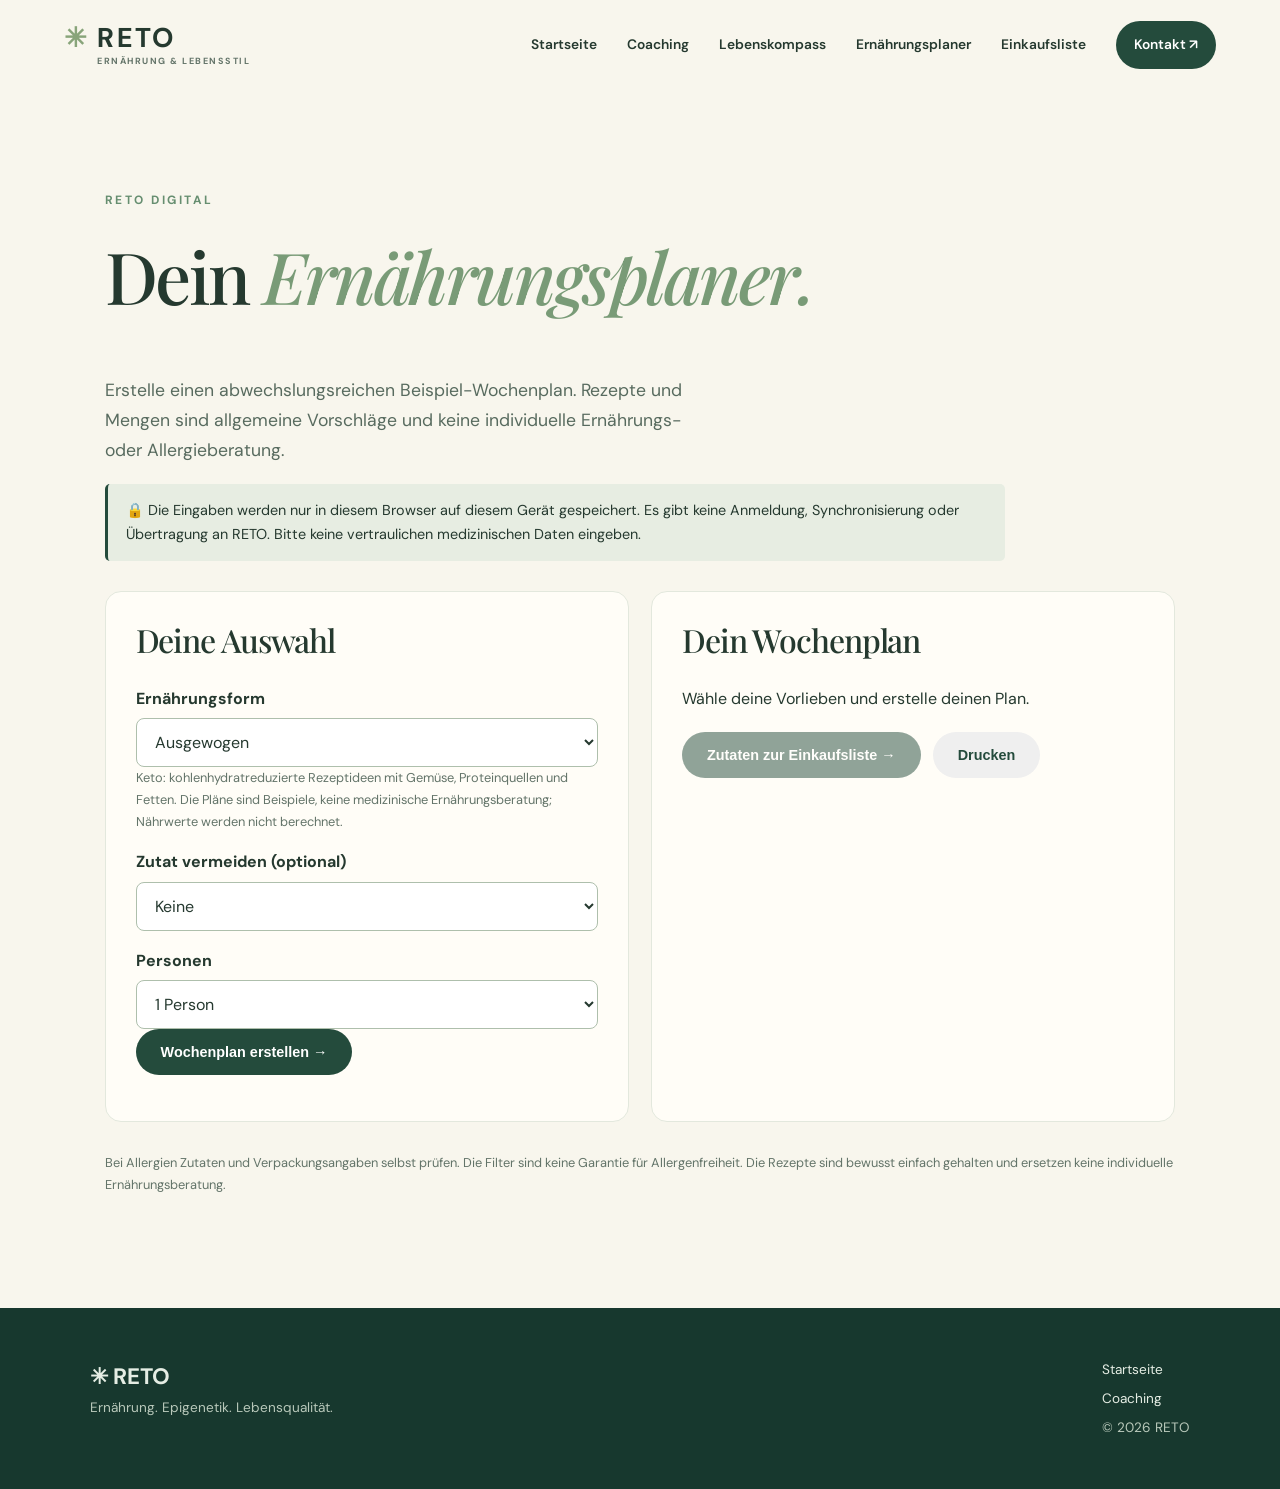
<file: ernaehrungsplaner.html>
<!DOCTYPE html>
<html lang="de-CH"><head><meta charset="utf-8"/><meta content="width=device-width,initial-scale=1" name="viewport"/><meta content="#244b3c" name="theme-color"/><meta content="RETO – Ernährung, Epigenetik und persönliche Lifestyle-Werkzeuge" name="description"/><link href="style.css" rel="stylesheet"/><title>Ernährungsplaner | RETO</title></head><body><header class="header"><a class="brand" href="index.html"><span class="brandmark">✳</span> RETO<span class="brand-sub">ERNÄHRUNG &amp; LEBENSSTIL</span></a><button aria-controls="nav" aria-expanded="false" class="menu-toggle">Menü ☰</button><nav aria-label="Hauptnavigation" id="nav"><a href="index.html">Startseite</a><a href="epigenetik.html">Coaching</a><a href="lebenskompass.html">Lebenskompass</a><a href="ernaehrungsplaner.html">Ernährungsplaner</a><a href="einkaufsliste.html">Einkaufsliste</a><a class="nav-cta" href="mailto:info@reto-ernaehrungsberatung.ch">Kontakt ↗</a></nav></header><main><section class="section tool-page"><p class="eyebrow">RETO DIGITAL</p><h1>Dein <em>Ernährungsplaner.</em></h1><p class="lead">Erstelle einen abwechslungsreichen Beispiel-Wochenplan. Rezepte und Mengen sind allgemeine Vorschläge und keine individuelle Ernährungs- oder Allergieberatung.</p><p class="privacy-note">🔒 Die Eingaben werden nur in diesem Browser auf diesem Gerät gespeichert. Es gibt keine Anmeldung, Synchronisierung oder Übertragung an RETO. Bitte keine vertraulichen medizinischen Daten eingeben.</p><div class="tool-layout"><form class="tool-card" id="meal-form"><h2>Deine Auswahl</h2><label class="field-label" for="diet">Ernährungsform</label><select id="diet"><option value="mix">Ausgewogen</option><option value="vegetarisch">Vegetarisch</option><option value="vegan">Vegan</option><option value="keto">Keto (ketogen)</option></select><p class="muted small">Keto: kohlenhydratreduzierte Rezeptideen mit Gemüse, Proteinquellen und Fetten. Die Pläne sind Beispiele, keine medizinische Ernährungsberatung; Nährwerte werden nicht berechnet.</p><label class="field-label" for="avoid">Zutat vermeiden (optional)</label><select id="avoid"><option value="">Keine</option><option value="milch">Milchprodukte</option><option value="nuesse">Nüsse</option><option value="gluten">Glutenhaltige Zutaten</option></select><label class="field-label" for="servings">Personen</label><select id="servings"><option value="1">1 Person</option><option value="2">2 Personen</option><option value="3">3 Personen</option><option value="4">4 Personen</option></select><button class="btn primary" type="submit">Wochenplan erstellen →</button><p id="meal-status" role="status"></p></form><div class="tool-card"><h2>Dein Wochenplan</h2><div id="meal-output"><p>Wähle deine Vorlieben und erstelle deinen Plan.</p></div><div class="actions"><button class="btn primary" disabled="" id="meal-to-list" type="button">Zutaten zur Einkaufsliste →</button><button class="btn outline" id="meal-print" type="button">Drucken</button></div></div></div><p class="muted small">Bei Allergien Zutaten und Verpackungsangaben selbst prüfen. Die Filter sind keine Garantie für Allergenfreiheit. Die Rezepte sind bewusst einfach gehalten und ersetzen keine individuelle Ernährungsberatung.</p></section></main><footer><div><strong>✳ RETO</strong><p>Ernährung. Epigenetik. Lebensqualität.</p></div><div><a href="index.html">Startseite</a><a href="epigenetik.html">Coaching</a><span>© <span id="year"></span> RETO</span></div></footer><script src="script.js"></script><script src="tools.js"></script></body></html>
</file>
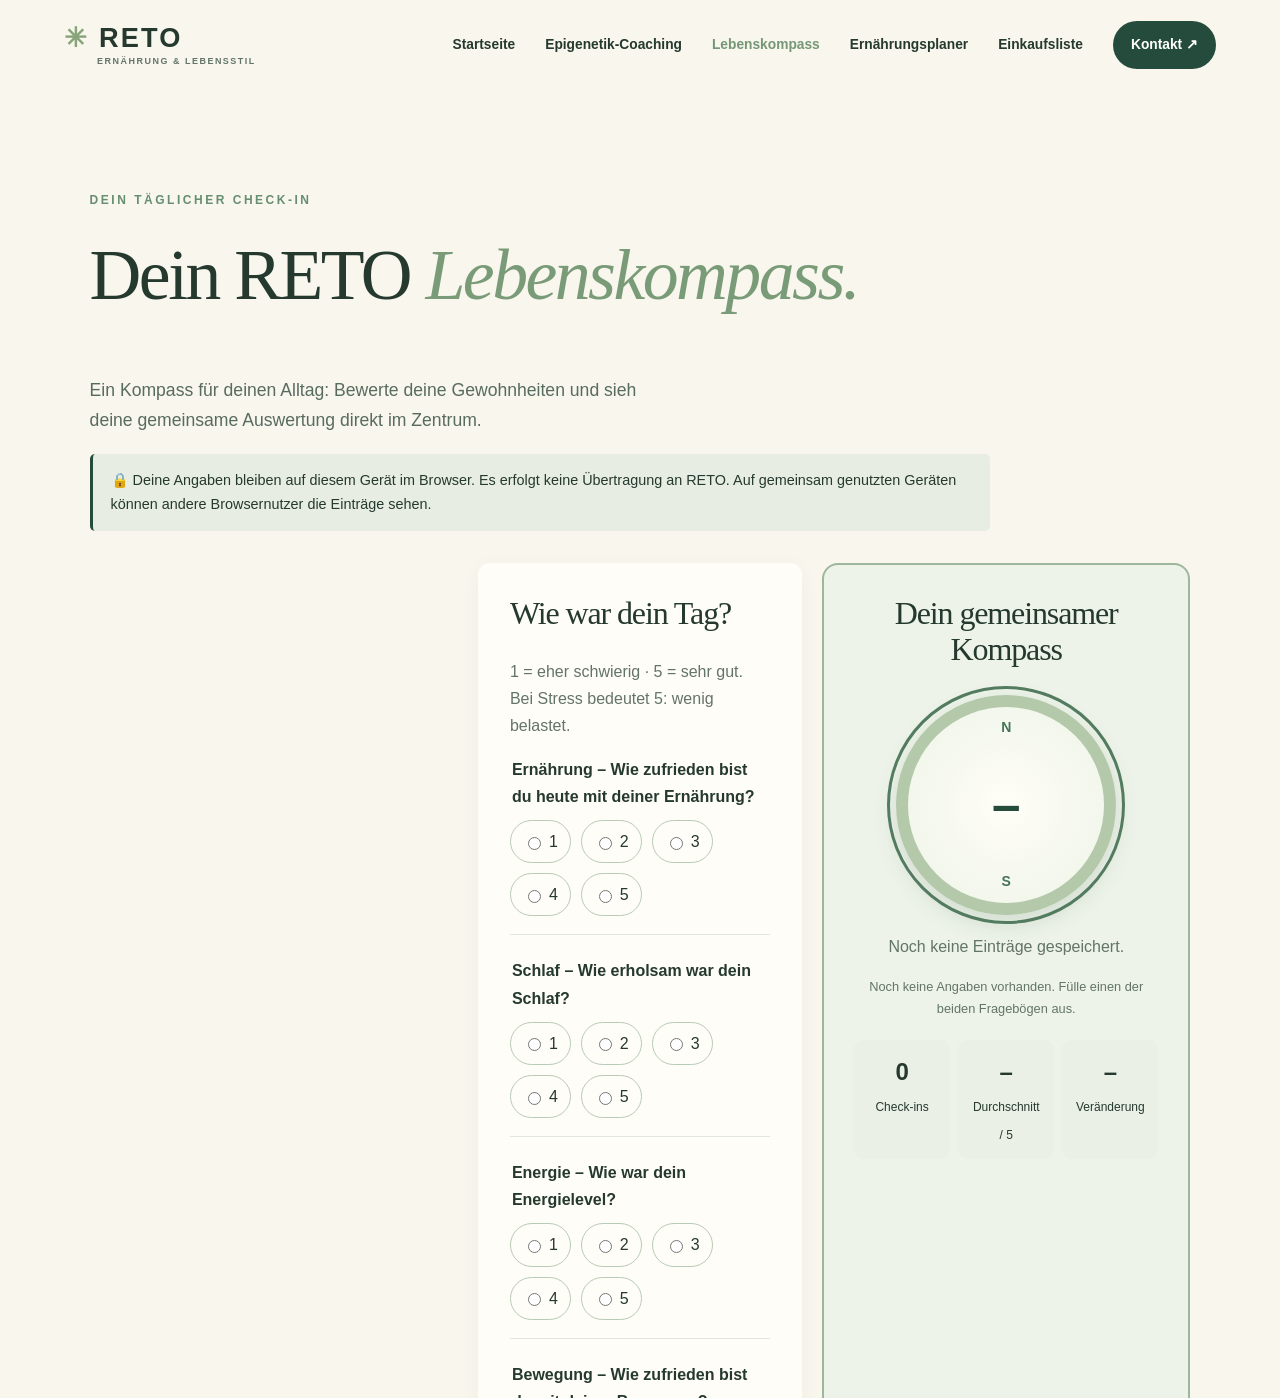
<file: healthscore.html>
<!doctype html><html lang="de-CH"><head><meta charset="utf-8"><meta name="viewport" content="width=device-width,initial-scale=1"><meta http-equiv="refresh" content="0;url=lebenskompass.html#healthscore-bereich"><title>RETO Lebenskompass</title></head><body><p>Diese Funktion ist jetzt Teil des <a href="lebenskompass.html#healthscore-bereich">RETO Lebenskompasses</a>.</p></body></html>
</file>
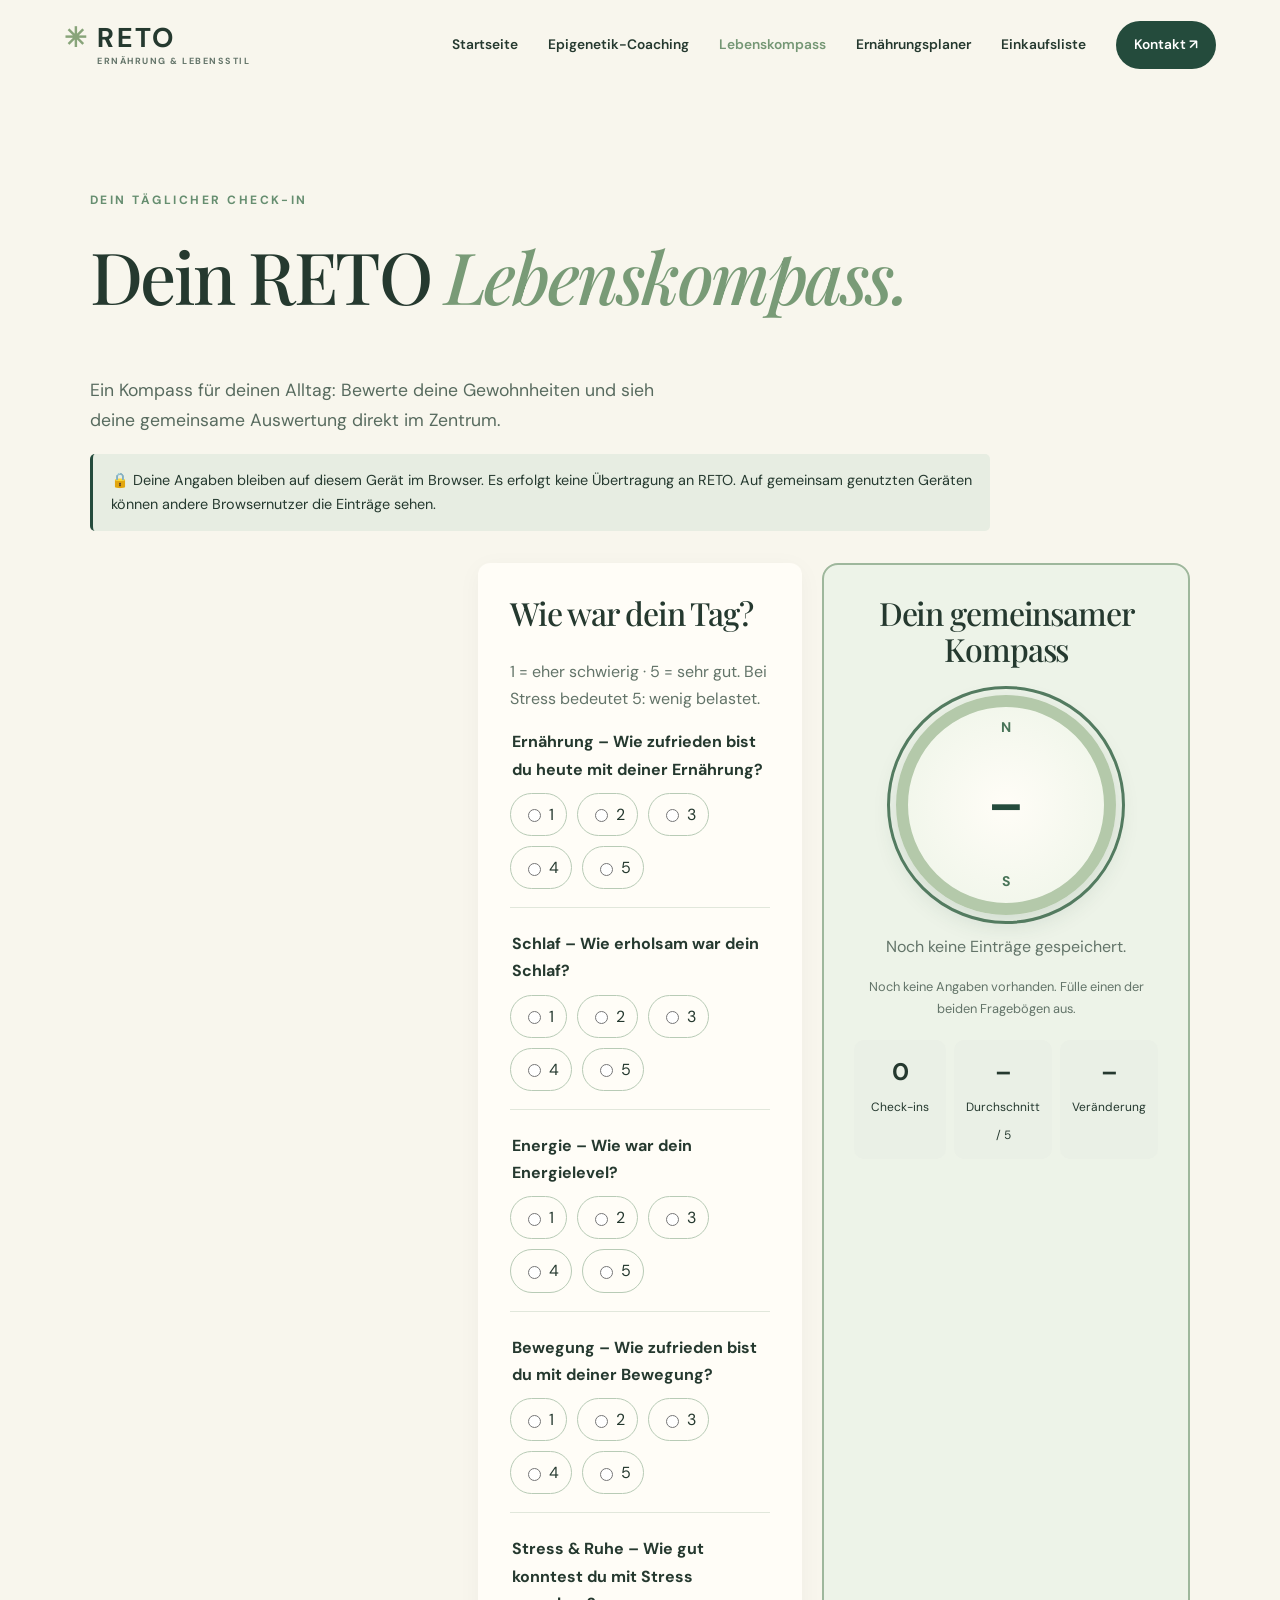
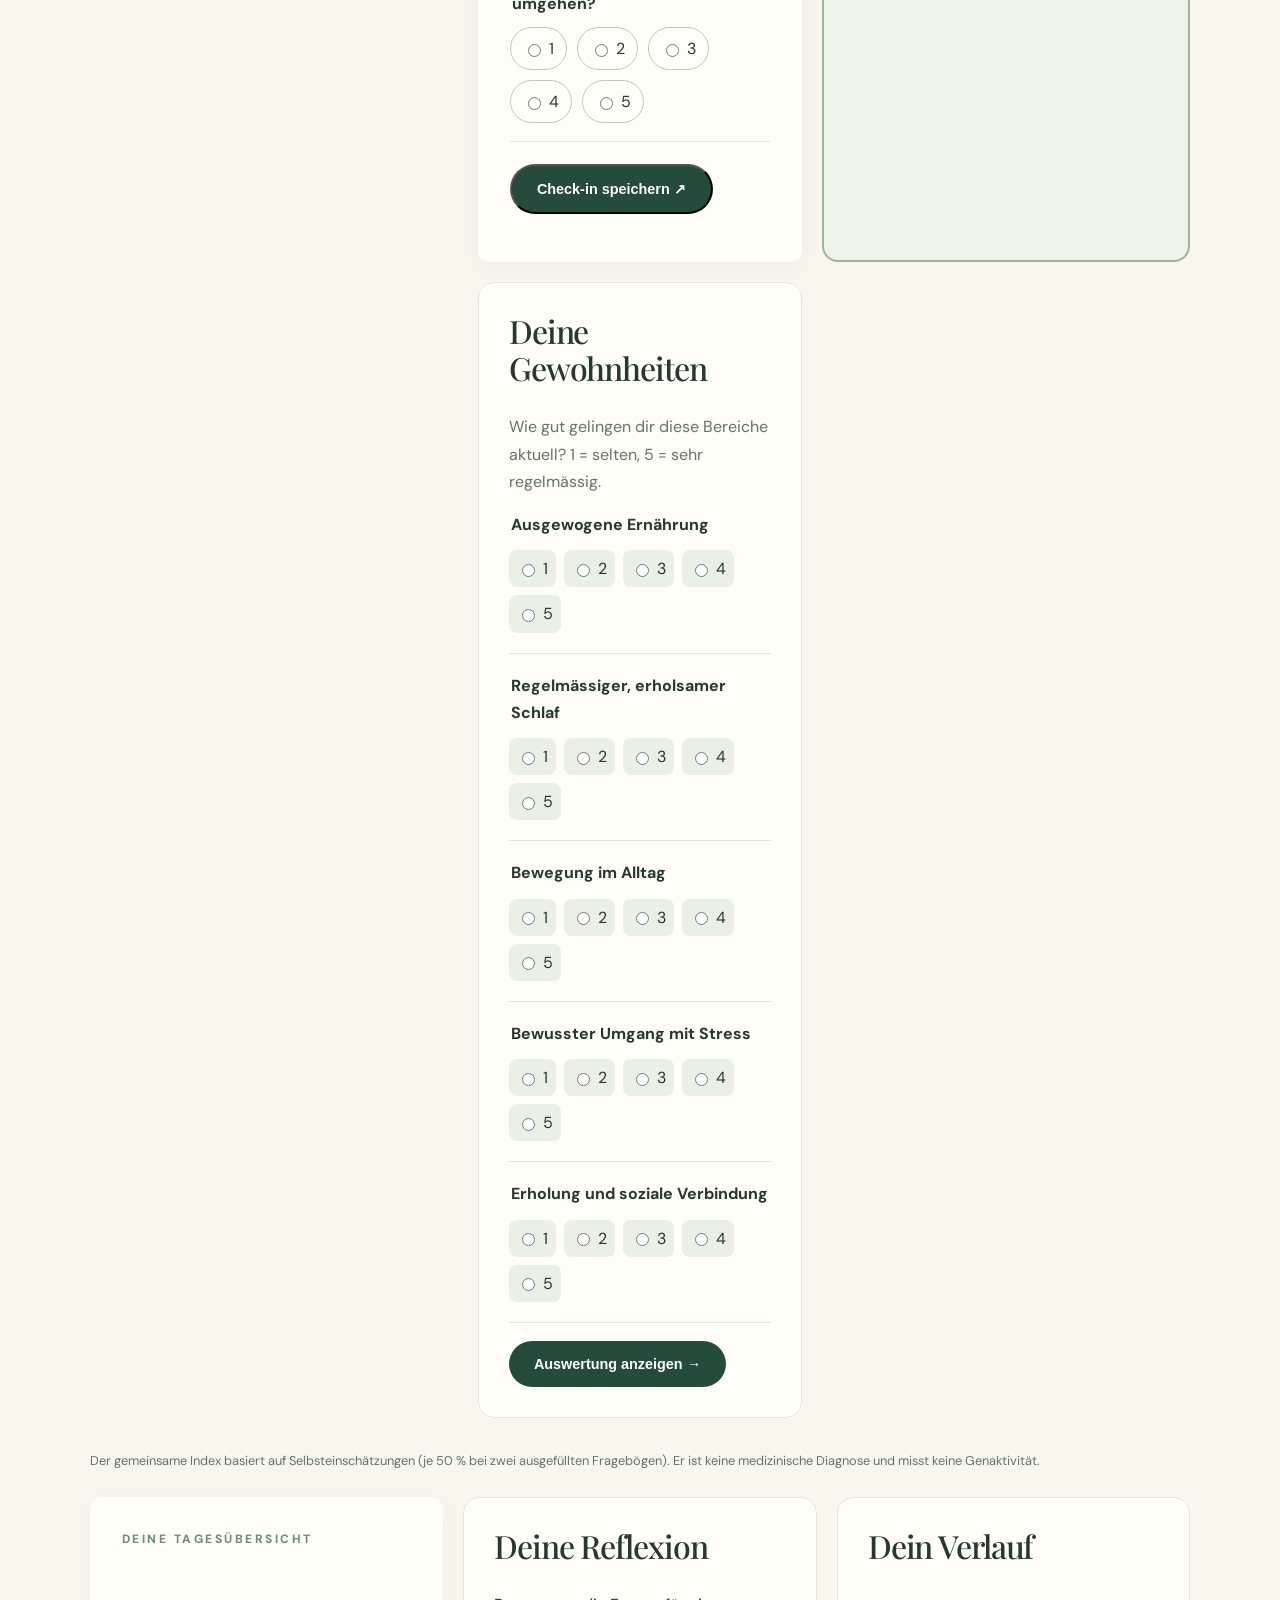
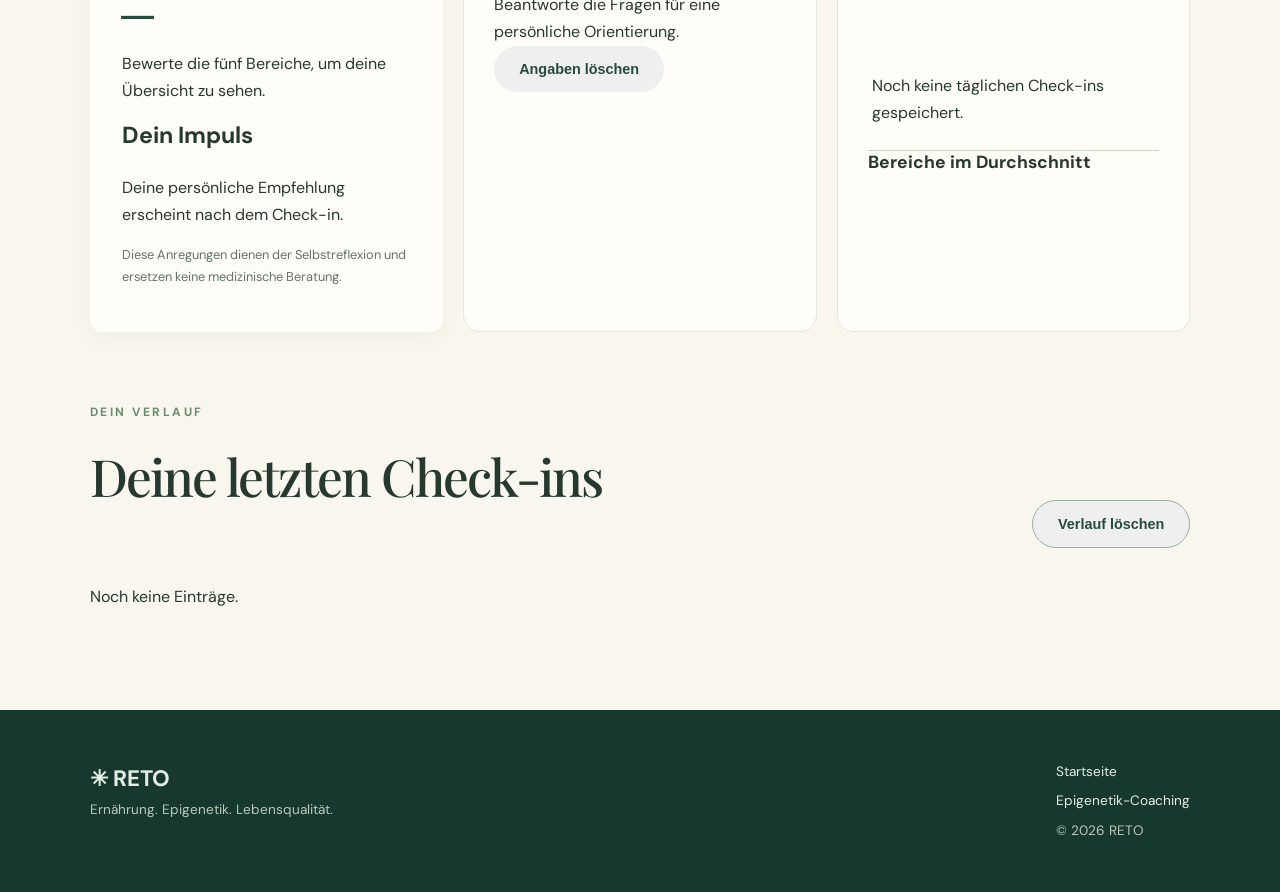
<file: lebenskompass.html>
<!DOCTYPE html>

<html lang="de-CH"><head><meta charset="utf-8"/><meta content="width=device-width,initial-scale=1" name="viewport"/><meta content="RETO Lebenskompass: tägliche Reflexion zu Ernährung, Schlaf, Energie, Bewegung und Stress." name="description"/><title>RETO Lebenskompass | Ein Kompass für deinen Alltag</title><link href="style.css" rel="stylesheet"/></head><body><header class="header"><a class="brand" href="index.html"><span class="brandmark">✳</span> RETO<span class="brand-sub">ERNÄHRUNG &amp; LEBENSSTIL</span></a><button aria-controls="nav" aria-expanded="false" class="menu-toggle">Menü ☰</button><nav aria-label="Hauptnavigation" id="nav"><a href="index.html">Startseite</a><a href="epigenetik.html">Epigenetik-Coaching</a><a class="active" href="lebenskompass.html">Lebenskompass</a><a href="ernaehrungsplaner.html">Ernährungsplaner</a><a href="einkaufsliste.html">Einkaufsliste</a><a class="nav-cta" href="mailto:info@reto-ernaehrungsberatung.ch">Kontakt ↗</a></nav></header><main><section class="section compass unified-compass" id="lebenskompass"><p class="eyebrow">DEIN TÄGLICHER CHECK-IN</p><h1>Dein RETO <em>Lebenskompass.</em></h1><p class="lead">Ein Kompass für deinen Alltag: Bewerte deine Gewohnheiten und sieh deine gemeinsame Auswertung direkt im Zentrum.</p><p class="privacy-note">🔒 Deine Angaben bleiben auf diesem Gerät im Browser. Es erfolgt keine Übertragung an RETO. Auf gemeinsam genutzten Geräten können andere Browsernutzer die Einträge sehen.</p><div class="unified-grid"><span id="checkin-bereich"></span><form class="compass-panel daily-card" id="checkin"><h2>Wie war dein Tag?</h2><p class="muted">1 = eher schwierig · 5 = sehr gut. Bei Stress bedeutet 5: wenig belastet.</p><div id="questions"></div><button class="btn primary" type="submit">Check-in speichern ↗</button><p aria-live="polite" id="save-message" role="status"></p></form><div class="tool-card unified-score center-card" id="healthscore-bereich"><h2>Dein gemeinsamer Kompass</h2><div aria-label="Gemeinsamer Lifestyle-Index" class="compass-wheel"><div class="big-stat" id="hs-latest">–</div></div><p class="muted" id="hs-caption">Noch keine Check-ins gespeichert.</p><p aria-live="polite" class="muted small" id="hs-sources">Der HealthScore ist ein subjektiver Lifestyle-Index, keine medizinische Bewertung oder Messung epigenetischer Veränderungen. Die beiden Fragebögen fliessen bei Vorliegen beider Ergebnisse zu je 50 % ein.</p><div class="stat-grid"><div><strong id="hs-days">0</strong><span>Check-ins</span></div><div><strong id="hs-average">–</strong><span>Durchschnitt / 5</span></div><div><strong id="hs-trend">–</strong><span>Veränderung</span></div></div></div><span id="epigenetik-bereich"></span><form class="tool-card epi-card" id="epi-form"><h2>Deine Gewohnheiten</h2><p class="muted">Wie gut gelingen dir diese Bereiche aktuell? 1 = selten, 5 = sehr regelmässig.</p><div id="epi-questions"></div><button class="btn primary" type="submit">Auswertung anzeigen →</button></form></div><p class="muted small">Der gemeinsame Index basiert auf Selbsteinschätzungen (je 50 % bei zwei ausgefüllten Fragebögen). Er ist keine medizinische Diagnose und misst keine Genaktivität.</p><div class="unified-details"><aside class="compass-panel result-panel"><p class="eyebrow">DEINE TAGESÜBERSICHT</p><div class="score" id="score">–</div><p id="score-caption">Bewerte die fünf Bereiche, um deine Übersicht zu sehen.</p><h3>Dein Impuls</h3><p id="recommendation">Deine persönliche Empfehlung erscheint nach dem Check-in.</p><p class="muted small">Diese Anregungen dienen der Selbstreflexion und ersetzen keine medizinische Beratung.</p></aside><aside aria-live="polite" class="tool-card"><h2>Deine Reflexion</h2><div id="epi-result">Beantworte die Fragen für eine persönliche Orientierung.</div><button class="btn outline" id="epi-reset" type="button">Angaben löschen</button></aside><div class="tool-card"><h2>Dein Verlauf</h2><div aria-label="Balkendiagramm der letzten Check-ins" class="chart" id="hs-chart" role="img"></div><h3>Bereiche im Durchschnitt</h3><div id="hs-areas"></div></div></div><section class="history"><div class="section-head"><div><p class="eyebrow">DEIN VERLAUF</p><h2>Deine letzten Check-ins</h2></div><button class="btn outline" id="clear-history" type="button">Verlauf löschen</button></div><div class="history-list" id="history-list"><p>Noch keine Einträge.</p></div></section></section></main><footer><div><strong>✳ RETO</strong><p>Ernährung. Epigenetik. Lebensqualität.</p></div><div><a href="index.html">Startseite</a><a href="epigenetik.html">Epigenetik-Coaching</a><span>© <span id="year"></span> RETO</span></div></footer><script src="script.js"></script><script src="tools.js"></script><script src="lebenskompass.js"></script></body></html>
</file>
<file: style.css>
@import url('https://fonts.googleapis.com/css2?family=DM+Sans:wght@400;500;600;700&family=Playfair+Display:ital,wght@0,500;0,600;1,500&display=swap');:root{--forest:#244b3c;--deep:#17382e;--sage:#dce7d6;--cream:#f8f6ed;--sand:#eee9d9;--ink:#25392f;--muted:#637469}*{box-sizing:border-box}html{scroll-behavior:smooth}body{margin:0;background:var(--cream);color:var(--ink);font:16px/1.7 'DM Sans',sans-serif}a{color:inherit;text-decoration:none}h1,h2,h3,p{margin-top:0}h1,h2{font-family:'Playfair Display',Georgia,serif;line-height:1.15;letter-spacing:-.035em;font-weight:500}h1{font-size:clamp(3rem,5.6vw,6rem)}h2{font-size:clamp(2.4rem,4vw,4rem)}h3{font-size:1.45rem;line-height:1.3}em{color:#799b77;font-weight:500}.header{height:90px;max-width:1440px;margin:auto;padding:0 5%;display:flex;align-items:center;justify-content:space-between;gap:24px}.brand{font-size:1.7rem;font-weight:700;letter-spacing:.08em;line-height:1;white-space:nowrap}.brandmark{color:#88a47a}.brand-sub{display:block;font-size:.56rem;letter-spacing:.17em;margin:6px 0 0 33px;color:var(--muted)}nav{display:flex;align-items:center;gap:30px;font-size:.86rem;font-weight:600}nav a:hover,nav .active{color:#759775}.nav-cta{background:var(--forest);color:white!important;padding:12px 18px;border-radius:40px}.menu-toggle{display:none}.hero,.subhero{max-width:1440px;margin:auto;display:grid;grid-template-columns:1.05fr .95fr;min-height:620px}.hero-copy,.subhero>div:first-child{padding:90px 5% 90px 9%;align-self:center}.eyebrow{font-size:.75rem;letter-spacing:.21em;font-weight:700;color:#668e70;margin-bottom:24px}.lead{max-width:590px;font-size:1.1rem;color:#586b5f}.actions{display:flex;gap:12px;flex-wrap:wrap;margin:34px 0}.btn{display:inline-flex;align-items:center;gap:24px;padding:15px 25px;border-radius:40px;font-size:.9rem;font-weight:700;transition:transform .2s}.btn:hover{transform:translateY(-2px)}.primary{background:var(--forest);color:white}.outline{border:1px solid #9aaf9d;color:var(--forest)}.trust{display:flex;gap:24px;flex-wrap:wrap;font-size:.77rem;color:#65776b}.hero-art{background:linear-gradient(150deg,#e3ead9,#c4d4bd);position:relative;overflow:hidden;min-height:560px}.sun{position:absolute;width:340px;height:340px;border-radius:50%;background:#f6eecb;top:10%;left:18%;box-shadow:0 0 90px #f6eecb99}.stem{position:absolute;width:10px;height:370px;background:#5e896b;bottom:-30px;left:53%;transform:rotate(12deg);border-radius:15px}.leaf{position:absolute;background:#608b69;border-radius:100% 0 100% 0;transform-origin:bottom right;z-index:2}.leaf-one{width:220px;height:125px;bottom:170px;left:16%;transform:rotate(28deg)}.leaf-two{width:245px;height:130px;bottom:265px;right:12%;transform:rotate(-35deg) scaleX(-1)}.leaf-three{width:160px;height:90px;bottom:80px;right:19%;transform:rotate(-25deg) scaleX(-1)}.art-caption{position:absolute;bottom:38px;left:42px;background:#f8f6eddf;padding:18px 26px;font-family:Georgia,serif;font-size:1.3rem;line-height:1.4;z-index:3}.section{padding:100px 7%;max-width:1440px;margin:auto}.intro{text-align:center;max-width:860px}.intro p:last-child{color:var(--muted);max-width:700px;margin:0 auto}.section-head{display:flex;justify-content:space-between;align-items:end;gap:24px;margin-bottom:35px}.section-head>p{max-width:300px;color:var(--muted)}.offerings{background:#f0f1e8;max-width:none}.offerings>.section-head,.offerings>.cards{max-width:1240px;margin-left:auto;margin-right:auto}.cards{display:grid;grid-template-columns:repeat(3,1fr);gap:18px}.cards.four{grid-template-columns:repeat(4,1fr)}.service-card{background:#fffdf7;padding:34px;border-radius:5px;min-height:340px;display:flex;flex-direction:column}.service-card.featured{background:var(--forest);color:white}.card-icon{font-size:2.3rem;color:#8fab88;margin-bottom:22px}.card-index{font-size:.7rem;letter-spacing:.15em;font-weight:700;color:#819b82}.service-card p:not(.card-index){font-size:.92rem;color:#6b7b70}.service-card.featured p:not(.card-index){color:#d7e3d7}.service-card a{margin-top:auto;font-weight:700;font-size:.87rem;color:#658b6e}.service-card.featured a{color:#d5e5ce}.split{display:grid;grid-template-columns:1fr 1fr;gap:10%;align-items:center}.split p:not(.eyebrow){color:var(--muted)}.about-visual{height:420px;background:radial-gradient(circle at 55% 45%,#e7d9b1 0 21%,transparent 22%),linear-gradient(135deg,#c6d6b9,#8fac8d);display:grid;place-items:center}.circle-label{border:1px solid #f8f6ed;width:220px;height:220px;border-radius:50%;display:grid;place-items:center;text-align:center;font-family:Georgia,serif;font-size:2rem;line-height:1.1;color:white;letter-spacing:.06em}.text-link{display:inline-block;color:var(--forest);font-weight:700;margin-top:16px}.cta{background:var(--sage);text-align:center;max-width:none}.cta p:not(.eyebrow){color:var(--muted);max-width:570px;margin:0 auto 30px}.subhero{background:#e8eee2;min-height:560px}.dna-art{position:relative;min-height:520px;background:radial-gradient(circle,#d4e5d0,#a5c0a7);display:grid;place-items:center;overflow:hidden}.dna-symbol{font-size:19rem;color:#3e705a;line-height:1;transform:rotate(20deg)}.dna-art span{position:absolute;background:#f9f7ed;border-radius:30px;padding:8px 16px;font-size:.7rem;letter-spacing:.12em;font-weight:700}.dna-art span:nth-child(2){top:22%;left:12%}.dna-art span:nth-child(3){top:27%;right:8%}.dna-art span:nth-child(4){bottom:20%;left:15%}.dna-art span:nth-child(5){bottom:25%;right:10%}.process{text-align:center}.steps{display:grid;grid-template-columns:repeat(3,1fr);gap:30px;margin-top:45px;text-align:left}.steps>div{border-top:1px solid #bacbbc;padding-top:24px}.steps b{color:#799b77}.steps h3{margin-top:24px}.steps p{color:var(--muted)}.faq{max-width:900px}.faq details{border-bottom:1px solid #c9d4c8;padding:22px 0}.faq summary{cursor:pointer;font-weight:700}.faq details p{color:var(--muted);padding-top:15px}footer{background:var(--deep);color:#e5ede4;padding:50px 7%;display:flex;justify-content:space-between;gap:30px}footer strong{font-size:1.4rem}footer p,footer span{color:#b8c8ba;font-size:.85rem}footer>div:last-child{display:flex;flex-direction:column;gap:6px;font-size:.85rem}@media(max-width:900px){.header{height:76px}.menu-toggle{display:block;background:transparent;border:1px solid #bdcbbb;border-radius:25px;padding:9px 15px;color:var(--forest);font-weight:700}nav{display:none;position:absolute;top:76px;left:0;right:0;background:var(--cream);padding:24px;flex-direction:column;align-items:stretch;z-index:10;box-shadow:0 15px 20px #0001}nav.open{display:flex}.hero,.subhero,.split{grid-template-columns:1fr}.hero-copy,.subhero>div:first-child{padding:65px 7%}.hero-art,.dna-art{min-height:380px}.cards,.cards.four{grid-template-columns:repeat(2,1fr)}.section{padding:75px 6%}}@media(max-width:600px){h1{font-size:3.1rem}.cards,.cards.four,.steps{grid-template-columns:1fr}.section-head{display:block}.hero-art{min-height:340px}.hero-copy,.subhero>div:first-child{padding:55px 6%}.sun{width:240px;height:240px}.leaf-one{left:5%}.leaf-two{right:0}.section{padding:60px 6%}footer{flex-direction:column}}

/* RETO Lebenskompass */
.compass{max-width:1200px}.compass>h1{max-width:850px}.privacy-note{background:#e7ede2;padding:14px 18px;border-left:3px solid var(--forest);border-radius:5px;font-size:.9rem;max-width:900px}.compass-layout{display:grid;grid-template-columns:1.3fr 1fr;gap:24px;margin-top:35px}.compass-panel{background:#fffdf7;padding:32px;border-radius:12px;box-shadow:0 5px 25px #17382e0a}.compass-panel h2{font-size:2rem}.muted{color:var(--muted)}.small{font-size:.8rem}.rating-field{border:0;border-bottom:1px solid #e1e7db;margin:0 0 22px;padding:0 0 18px}.rating-field legend{font-weight:700;padding-bottom:10px}.rating-options{display:flex;gap:10px;flex-wrap:wrap}.rating-options label{display:flex;align-items:center;gap:5px;border:1px solid #b8cbb6;padding:7px 12px;border-radius:24px;cursor:pointer}.rating-options label:has(input:checked){background:var(--forest);color:white}.score{font-family:Georgia,serif;font-size:4rem;color:var(--forest);line-height:1.2}.history{margin-top:70px}.history-list{display:grid;gap:10px}.history-entry{display:flex;justify-content:space-between;background:#eaf0e5;padding:15px 20px;border-radius:7px}#save-message{color:var(--forest);font-weight:600}.result-panel{align-self:start}@media(max-width:750px){.compass-layout{grid-template-columns:1fr}.compass-panel{padding:22px}.rating-options{gap:6px}}

/* RETO Version 3: Interaktive Werkzeuge */
.feature-grid{display:grid;grid-template-columns:repeat(4,1fr);gap:18px}.feature{background:#fffdf7;padding:26px;border:1px solid #e1e7db;border-radius:14px;display:flex;flex-direction:column}.feature span{font-size:2rem;color:#739474}.feature h3{margin:14px 0}.feature p{color:var(--muted)}.feature b{margin-top:auto;color:var(--forest)}.tool-page{max-width:1250px}.tool-layout{display:grid;grid-template-columns:1fr 1fr;gap:22px;margin:30px 0}.tool-card{background:#fffdf7;border:1px solid #e3e8dd;padding:30px;border-radius:16px;min-width:0}.tool-card h2{font-size:2rem}.tool-card h3{font-size:1.1rem}.tool-card .actions{margin:20px 0 0}.tool-card button{cursor:pointer;border:0}.tool-card button:disabled{opacity:.5;cursor:not-allowed}.tool-card select,.tool-card input[type=text],.inline-form input{display:block;width:100%;padding:12px 14px;border:1px solid #aebfac;border-radius:8px;font:inherit;background:white;color:var(--ink)}.field-label{display:block;font-weight:700;margin:16px 0 6px}.question{border:0;border-bottom:1px solid #dce5da;margin:0 0 18px;padding:0 0 16px}.question legend{font-weight:700;margin-bottom:8px}.question label{display:inline-flex;align-items:center;gap:5px;margin:4px 8px 4px 0;padding:5px 8px;border-radius:8px;background:#eaf0e6;cursor:pointer}.result-row{padding:12px 0;border-bottom:1px solid #dfe6dc}.result-row strong{display:block}.result-row p{margin:0;color:var(--muted)}.big-stat{font-size:4rem;font-weight:700;color:var(--forest);line-height:1.2}.stat-grid{display:grid;grid-template-columns:repeat(3,1fr);gap:8px;margin:20px 0}.stat-grid div{background:#eaf0e6;padding:12px;border-radius:10px}.stat-grid strong{display:block;font-size:1.5rem}.stat-grid span{font-size:.75rem}.chart{min-height:180px;display:flex;align-items:end;gap:8px;padding:18px 4px 24px;border-bottom:1px solid #c4d4c0}.chart-col{flex:1;min-width:0;text-align:center}.chart-bar{background:#83a184;border-radius:6px 6px 0 0;min-height:4px}.chart-col span{display:block;font-size:.68rem;white-space:nowrap;overflow:hidden}.area-meter{height:9px;background:#e3ebdf;border-radius:8px;overflow:hidden}.area-meter span{display:block;background:#6f9776;height:100%}.day-menu{padding:14px 0;border-bottom:1px solid #e3e8dd}.day-menu strong{color:var(--forest)}.day-menu p{margin:3px 0}.shopping-items{list-style:none;padding:0}.shopping-items li{display:flex;align-items:center;gap:10px;padding:12px 0;border-bottom:1px solid #e3e8dd;overflow-wrap:anywhere}.shopping-items li label{flex:1;display:flex;gap:10px;align-items:center;cursor:pointer}.shopping-items li.done label{text-decoration:line-through;color:#89988a}.shopping-items li button{background:transparent;color:#a04242;padding:8px}.inline-form{display:flex;gap:8px;align-items:center}.inline-form input{flex:1;min-width:0}.sr-only{position:absolute;width:1px;height:1px;overflow:hidden;clip:rect(0,0,0,0)}@media(max-width:1000px){.feature-grid{grid-template-columns:repeat(2,1fr)}}@media(max-width:760px){.tool-layout{grid-template-columns:1fr}.tool-card{padding:20px}.feature-grid{grid-template-columns:1fr}.inline-form{flex-wrap:wrap}.inline-form button{width:100%;justify-content:center}}@media print{.header,.menu-toggle,.actions,button,footer,.privacy-note{display:none!important}.tool-layout{display:block}.tool-card{break-inside:avoid;border:0;padding:10px}.section{padding:10px}}

/* RETO V3.1: zusammengefasster Lebenskompass */
.compass-tabs{display:flex;flex-wrap:wrap;gap:12px;max-width:1200px;margin:25px auto 0;padding:0 24px}.compass-tabs a{border:1px solid #9ab4a4;border-radius:999px;padding:10px 16px;color:#244b3c;text-decoration:none;font-weight:600;background:#f6f5ec}.compass-tabs a:hover,.compass-tabs a:focus-visible{background:#e1eddf}#checkin-bereich,#epigenetik-bereich,#healthscore-bereich{scroll-margin-top:100px}

/* RETO V3.3 – ein zusammengeführter Lebenskompass */
.unified-compass{max-width:1300px}.unified-grid{display:grid;grid-template-columns:minmax(0,1fr) minmax(260px,.88fr) minmax(0,1fr);gap:20px;align-items:start;margin:32px 0}.unified-grid>.tool-card,.unified-grid>.compass-panel{margin:0;min-width:0;height:100%}.unified-score{text-align:center;background:#edf3e8!important;border:2px solid #9eb79c!important}.compass-wheel{width:220px;height:220px;max-width:100%;aspect-ratio:1;margin:18px auto;display:grid;place-items:center;border-radius:50%;border:12px solid #b4c9aa;outline:3px solid #537b60;outline-offset:6px;background:radial-gradient(circle,#fffdf7 0%,#edf4e7 100%);box-shadow:0 9px 25px #244b3c22;position:relative}.compass-wheel:before{content:'N';position:absolute;top:9px;font-size:14px;color:#477357;font-weight:700}.compass-wheel:after{content:'S';position:absolute;bottom:9px;font-size:14px;color:#477357;font-weight:700}.compass-wheel .big-stat{font-size:clamp(2rem,4vw,3.2rem);line-height:1.1;margin:0;color:#244b3c}.unified-details{display:grid;grid-template-columns:repeat(3,minmax(0,1fr));gap:20px;margin:25px 0}.unified-details>*{min-width:0}.unified-details .chart{min-height:160px}.unified-grid fieldset{max-width:100%}@media(max-width:1050px){.unified-grid{grid-template-columns:1fr 1fr}.unified-score{grid-column:1/-1;grid-row:1}.unified-details{grid-template-columns:1fr 1fr}}@media(max-width:700px){.unified-grid,.unified-details{grid-template-columns:1fr}.unified-score{grid-column:auto}.compass-wheel{width:190px;height:190px}}
</file>
